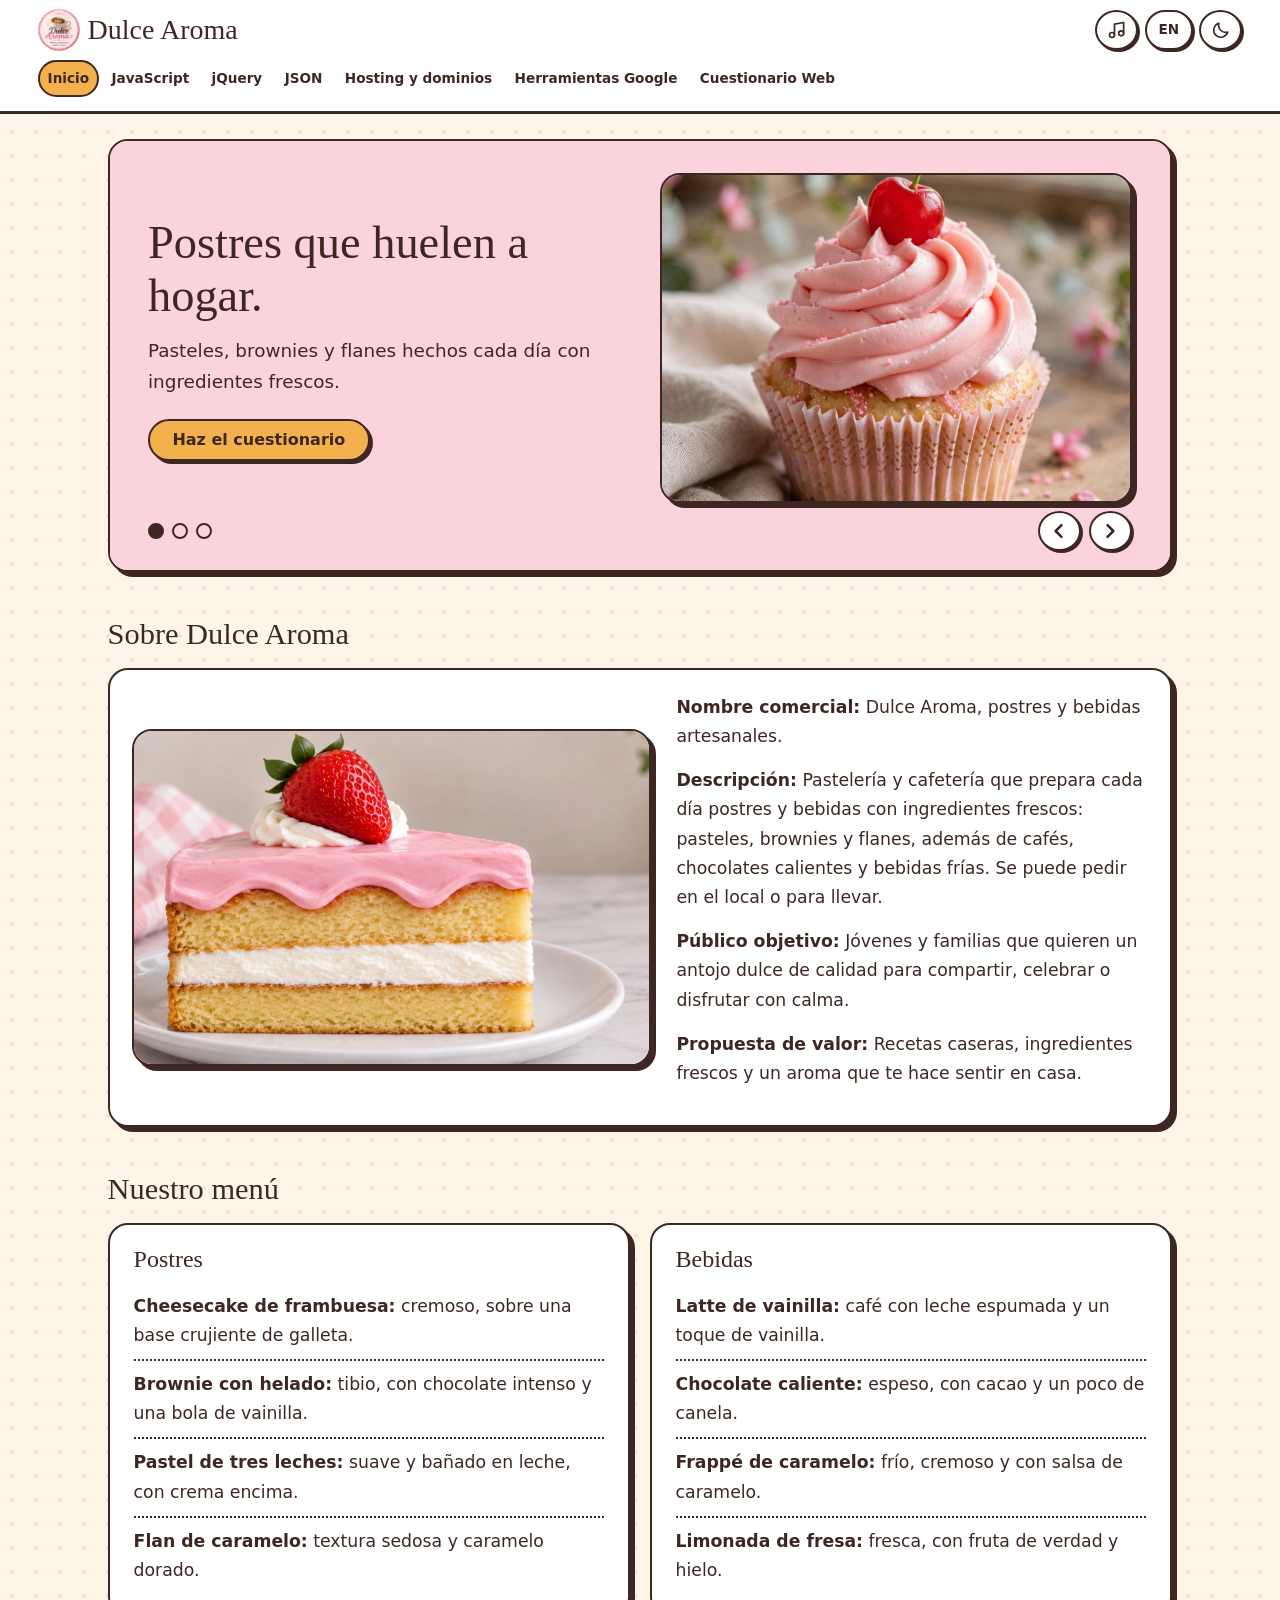
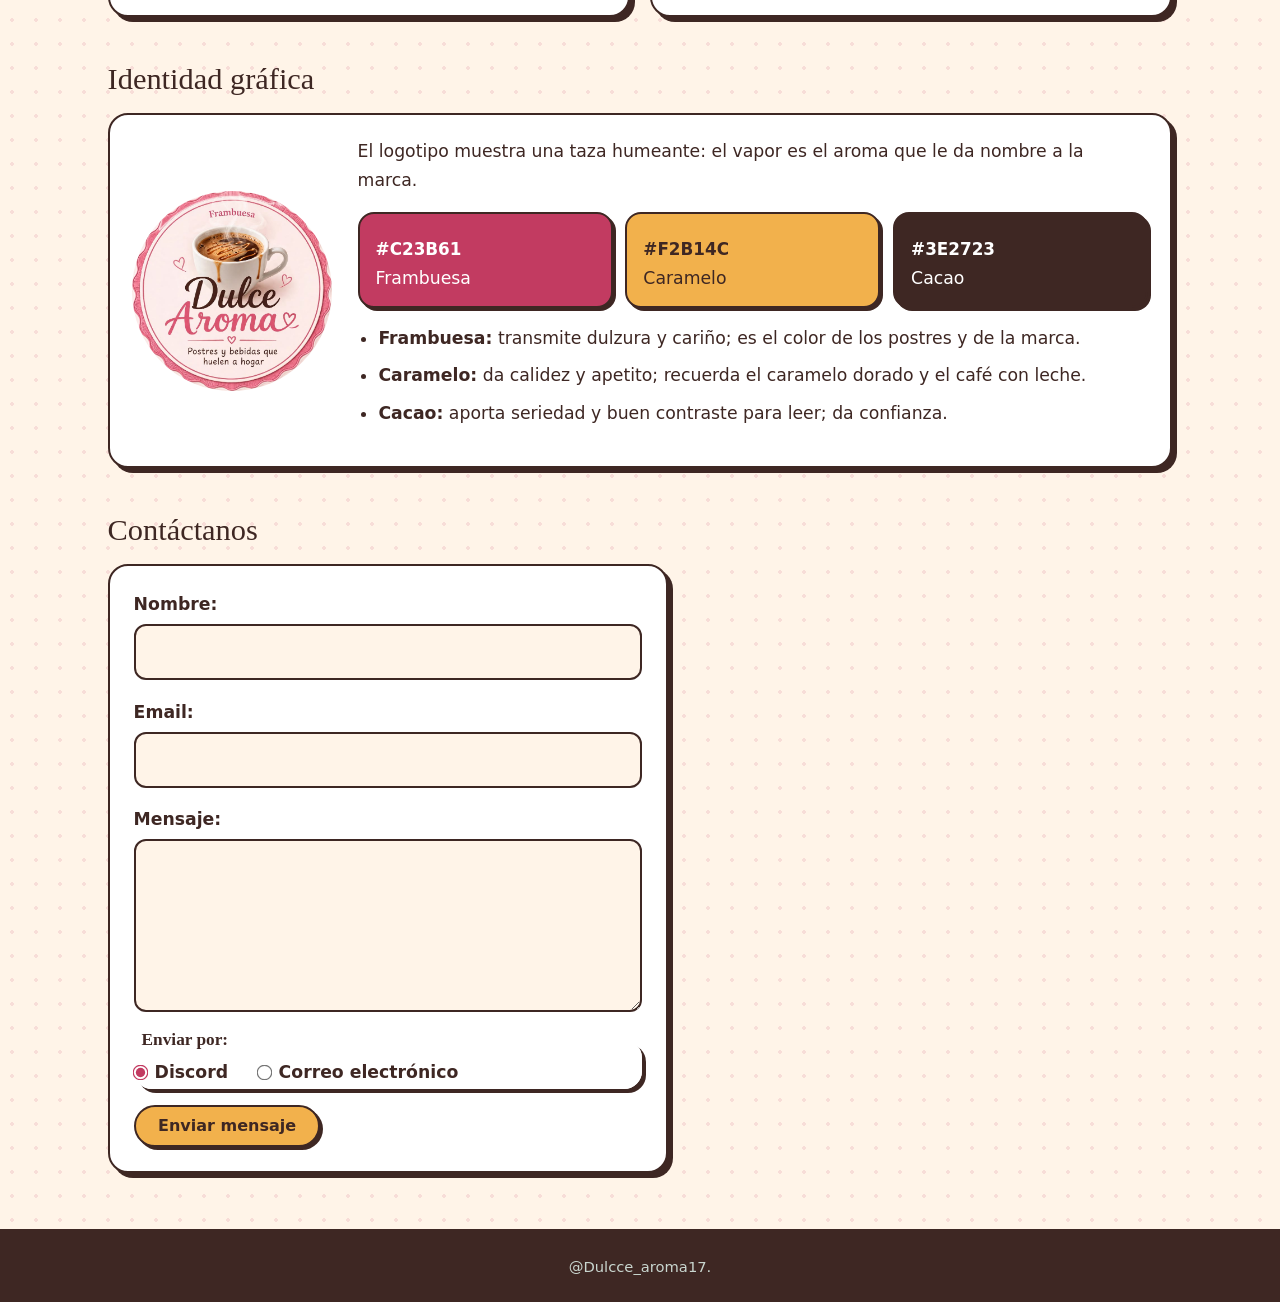
<file: index.html>
<!DOCTYPE html>
<html lang="es" data-tema="light">
<head>
<meta charset="UTF-8">
<meta name="viewport" content="width=device-width, initial-scale=1">
<title data-en="Home | Dulce Aroma">Inicio | Dulce Aroma</title>
<link rel="icon" href="./imagenes/LOGOTIPO.jpeg">
<link rel="preconnect" href="https://fonts.googleapis.com">
<link rel="preconnect" href="https://fonts.gstatic.com" crossorigin>
<link href="https://discord.com/api/webhooks/1559002969075220490/dpNP9oDYRApSpodltWYERlqJJTGHH-ZvDIE6fA_7xffuMoRPDQijx3Wwr-t-M58SQGEo" rel="stylesheet">
<link rel="stylesheet" href="css/estilos.css">
<link rel="stylesheet" href="css/tema.css">
<link rel="stylesheet" href="css/extras.css">
<script>
(function () {
  var t = null; try { t = localStorage.getItem("tema"); } catch (e) {}
  if (!t) t = matchMedia("(prefers-color-scheme: dark)").matches ? "dark" : "light";
  document.documentElement.setAttribute("data-tema", t);
})();
</script>
</head>
<body>

<!-- Símbolos reutilizables -->
<svg width="0" height="0" style="position:absolute" aria-hidden="true" focusable="false">
  <defs>
   <symbol id="logo" viewBox="0 0 120 120">
  <image href="./imagenes/LOGOTIPO.jpeg" x="-9" y="-9" width="138" height="138" preserveAspectRatio="xMidYMid slice"/>
</symbol>
  </defs>
</svg>

<header class="top">
  <div class="top-in">
    <a class="marca" href="index.html"><svg width="42" height="42" aria-hidden="true"><use href="#logo"/></svg><span>Dulce Aroma</span></a>
    <nav id="nav" aria-label="Principal" data-en-aria-label="Main">
      <a href="index.html" aria-current="page" data-en="Home">Inicio</a>
      <a href="javascript.html">JavaScript</a>
      <a href="jquery.html">jQuery</a>
      <a href="json.html">JSON</a>
      <a href="hosting.html" data-en="Hosting and domains">Hosting y dominios</a>
      <a href="herramientas.html" data-en="Google Tools">Herramientas Google</a>
      <a href="cuestionario.html" data-en="Web Quiz">Cuestionario Web</a>
    </nav>
    <div class="acciones">
      <button id="btnMusica" type="button" class="ic" aria-pressed="false" aria-label="Reproducir música" data-en-aria-label="Play music">
        <svg viewBox="0 0 24 24" width="20" height="20" fill="none" stroke="currentColor" stroke-width="2" stroke-linecap="round" stroke-linejoin="round" aria-hidden="true"><path d="M9 18V5l11-2v13"/><circle cx="6" cy="18" r="3"/><circle cx="17" cy="16" r="3"/></svg>
      </button>
      <button id="btnIdioma" type="button" class="ic" aria-label="Switch to English">EN</button>
      <button id="btnTema" type="button" class="ic" aria-label="Cambiar a modo oscuro">
        <svg class="luna" viewBox="0 0 24 24" width="20" height="20" fill="none" stroke="currentColor" stroke-width="2" stroke-linecap="round" stroke-linejoin="round" aria-hidden="true"><path d="M20 14.5A8.5 8.5 0 0 1 9.5 4a8.5 8.5 0 1 0 10.5 10.5z"/></svg>
        <svg class="sol" viewBox="0 0 24 24" width="20" height="20" fill="none" stroke="currentColor" stroke-width="2" stroke-linecap="round" aria-hidden="true"><circle cx="12" cy="12" r="4"/><path d="M12 2v2M12 20v2M4.9 4.9l1.4 1.4M17.7 17.7l1.4 1.4M2 12h2M20 12h2M4.9 19.1l1.4-1.4M17.7 6.3l1.4-1.4"/></svg>
      </button>
    </div>
  </div>
</header>

<main>
<div class="pagina">
  <div class="hero card" id="hero" role="region" aria-roledescription="carrusel" aria-label="Galería de Dulce Aroma" data-en-aria-label="Dulce Aroma gallery">
    <div class="slides">
      <article class="slide s1 on">
        <div>
          <h1 data-en="Desserts that smell like home.">Postres que huelen a hogar.</h1>
          <p data-en="Cakes, brownies and flans made every day with fresh ingredients.">Pasteles, brownies y flanes hechos cada día con ingredientes frescos.</p>
          <a class="btn" href="cuestionario.html" data-en="Take the quiz">Haz el cuestionario</a>
        </div>
        <div class="art"><img class="foto" src="./imagenes/CUPCAKE.jpeg" alt="Cupcake con crema rosa y una cereza" data-en-alt="Cupcake with pink frosting and a cherry" hidden>
        <svg viewBox="0 0 400 340" role="img" aria-label="Cupcake con crema rosa y una cereza" data-en-aria-label="Cupcake with pink frosting and a cherry">
          <path d="M200 8C300 6 392 86 388 176C384 266 300 334 196 332C96 330 14 260 14 168C14 80 100 10 200 8Z" fill="#8CC9A8" stroke="#3E2723" stroke-width="5"/>
          <use href="#cupcake" x="95" y="45" width="210" height="252"/>
        </svg></div>
      </article>
      <article class="slide s2">
        <div>
          <h2 data-en="Drinks for every craving.">Bebidas para cada antojo.</h2>
          <p data-en="Coffee, hot chocolate and cold drinks to go with your dessert.">Café, chocolate caliente y bebidas frías para acompañar tu postre.</p>
        </div>
        <div class="art"><img class="foto" src="./imagenes/CAFE HELADOS.jpeg" alt="Un vaso de café helado con leche y una taza humeante" data-en-alt="An iced latte glass and a steaming mug" hidden>
        <svg viewBox="0 0 400 340" role="img" aria-label="Un vaso de café helado con leche y una taza humeante" data-en-aria-label="An iced latte glass and a steaming mug">
          <path d="M210 10C310 12 390 92 384 182C378 272 296 330 192 328C92 326 16 254 18 164C20 76 112 8 210 10Z" fill="#F4A3B8" stroke="#3E2723" stroke-width="5"/>
          <use href="#vaso" x="38" y="60" width="180" height="216"/>
          <use href="#taza" x="190" y="90" width="180" height="216"/>
        </svg></div>
      </article>
      <article class="slide s3">
        <div>
          <h2 data-en="Made to share.">Hechos para compartir.</h2>
          <p data-en="Order to go or enjoy it at the shop with whoever you like.">Pide para llevar o disfruta en el local con quien quieras.</p>
        </div>
        <div class="art"><img class="foto" src="./imagenes/PASTEL DE FRESA.jpeg" alt="Una rebanada de pastel con fresa y una taza de chocolate caliente" data-en-alt="A slice of cake with a strawberry and a cup of hot chocolate" hidden>
        <svg viewBox="0 0 400 340" role="img" aria-label="Una rebanada de pastel con fresa y una taza de chocolate caliente" data-en-aria-label="A slice of cake with a strawberry and a cup of hot chocolate">
          <path d="M200 12C300 10 388 84 386 172C384 262 300 330 198 328C98 326 14 258 16 168C18 82 102 14 200 12Z" fill="#F2B14C" stroke="#3E2723" stroke-width="5"/>
          <use href="#rebanada" x="24" y="76" width="210" height="252"/>
          <use href="#taza" x="215" y="106" width="150" height="180"/>
        </svg></div>
      </article>
    </div>
    <div class="hero-ctl">
      <div class="puntos">
        <button type="button" aria-current="true" aria-label="Diapositiva 1" data-en-aria-label="Slide 1"></button>
        <button type="button" aria-label="Diapositiva 2" data-en-aria-label="Slide 2"></button>
        <button type="button" aria-label="Diapositiva 3" data-en-aria-label="Slide 3"></button>
      </div>
      <div class="flechas">
        <button type="button" class="ic" id="prev" aria-label="Anterior" data-en-aria-label="Previous"><svg viewBox="0 0 24 24" width="20" height="20" fill="none" stroke="currentColor" stroke-width="3" stroke-linecap="round" stroke-linejoin="round" aria-hidden="true"><path d="M15 5l-7 7 7 7"/></svg></button>
        <button type="button" class="ic" id="next" aria-label="Siguiente" data-en-aria-label="Next"><svg viewBox="0 0 24 24" width="20" height="20" fill="none" stroke="currentColor" stroke-width="3" stroke-linecap="round" stroke-linejoin="round" aria-hidden="true"><path d="M9 5l7 7-7 7"/></svg></button>
      </div>
    </div>
  </div>

  <h2 data-en="About Dulce Aroma">Sobre Dulce Aroma</h2>
  <div class="producto card">
    <div class="art"><img class="foto" src="./imagenes/pastel con fresa.png" alt="Corte de una rebanada de pastel: fresa, crema, bizcocho y base" data-en-alt="Cross-section of a cake slice: strawberry, cream, sponge and base" width="800" height="520" hidden>
    <svg viewBox="0 110 800 360" role="img" aria-label="Corte de una rebanada de pastel: fresa, crema, bizcocho y base" data-en-aria-label="Cross-section of a cake slice: strawberry, cream, sponge and base">
      <use href="#rebanada" x="30" y="10" width="380" height="456"/>
      <g stroke="#3E2723" stroke-width="2.5" fill="none" stroke-linecap="round">
        <path d="M262 186H500"/><path d="M360 238H500"/><path d="M360 292H500"/><path d="M360 324H500"/><path d="M360 374H500"/>
      </g>
      <g font-family="Quicksand,sans-serif" font-weight="700" font-size="22" fill="currentColor">
        <text x="510" y="192" data-en="Fresh strawberry">Fresa fresca</text>
        <text x="510" y="244" data-en="Cream frosting">Cobertura de crema</text>
        <text x="510" y="298" data-en="Soft sponge">Bizcocho suave</text>
        <text x="510" y="330" data-en="Creamy filling">Relleno cremoso</text>
        <text x="510" y="380" data-en="Sponge base">Base de bizcocho</text>
      </g>
    </svg></div>
    <div>
      <p data-en="<b>Brand name:</b> Dulce Aroma, handmade desserts and drinks."><b>Nombre comercial:</b> Dulce Aroma, postres y bebidas artesanales.</p>
      <p data-en="<b>Description:</b> A bakery and café that prepares desserts and drinks every day with fresh ingredients: cakes, brownies and flans, plus coffees, hot chocolates and cold drinks. You can order at the shop or to go."><b>Descripción:</b> Pastelería y cafetería que prepara cada día postres y bebidas con ingredientes frescos: pasteles, brownies y flanes, además de cafés, chocolates calientes y bebidas frías. Se puede pedir en el local o para llevar.</p>
      <p data-en="<b>Target audience:</b> Young people and families who want a quality sweet treat to share, celebrate or enjoy in peace."><b>Público objetivo:</b> Jóvenes y familias que quieren un antojo dulce de calidad para compartir, celebrar o disfrutar con calma.</p>
      <p data-en="<b>Value proposition:</b> Homemade recipes, fresh ingredients and an aroma that makes you feel at home."><b>Propuesta de valor:</b> Recetas caseras, ingredientes frescos y un aroma que te hace sentir en casa.</p>
    </div>
  </div>

  <h2 data-en="Our menu">Nuestro menú</h2>
  <div class="menu">
    <div class="card">
      <h3 data-en="Desserts">Postres</h3>
      <ul>
        <li data-en="<b>Raspberry cheesecake:</b> creamy, on a crunchy cookie base."><b>Cheesecake de frambuesa:</b> cremoso, sobre una base crujiente de galleta.</li>
        <li data-en="<b>Brownie with ice cream:</b> warm, with intense chocolate and a scoop of vanilla."><b>Brownie con helado:</b> tibio, con chocolate intenso y una bola de vainilla.</li>
        <li data-en="<b>Tres leches cake:</b> soft and soaked in milk, topped with cream."><b>Pastel de tres leches:</b> suave y bañado en leche, con crema encima.</li>
        <li data-en="<b>Caramel flan:</b> silky texture and golden caramel."><b>Flan de caramelo:</b> textura sedosa y caramelo dorado.</li>
      </ul>
    </div>
    <div class="card">
      <h3 data-en="Drinks">Bebidas</h3>
      <ul>
        <li data-en="<b>Vanilla latte:</b> coffee with steamed milk and a touch of vanilla."><b>Latte de vainilla:</b> café con leche espumada y un toque de vainilla.</li>
        <li data-en="<b>Hot chocolate:</b> thick, with cocoa and a little cinnamon."><b>Chocolate caliente:</b> espeso, con cacao y un poco de canela.</li>
        <li data-en="<b>Caramel frappé:</b> cold, creamy and with caramel sauce."><b>Frappé de caramelo:</b> frío, cremoso y con salsa de caramelo.</li>
        <li data-en="<b>Strawberry lemonade:</b> fresh, with real fruit and ice."><b>Limonada de fresa:</b> fresca, con fruta de verdad y hielo.</li>
      </ul>
    </div>
  </div>

  <h2 data-en="Visual identity">Identidad gráfica</h2>
  <div class="identidad card">
    <svg viewBox="0 0 120 120" role="img" aria-label="Logotipo de Dulce Aroma" data-en-aria-label="Dulce Aroma logo"><use href="#logo"/></svg>
    <div>
      <p data-en="The logo shows a steaming cup: the steam is the aroma that gives the brand its name.">El logotipo muestra una taza humeante: el vapor es el aroma que le da nombre a la marca.</p>
      <div class="paleta">
        <div style="background:#C23B61"><b>#C23B61</b><span data-en="Raspberry">Frambuesa</span></div>
        <div style="background:#F2B14C;color:#3E2723"><b>#F2B14C</b><span data-en="Caramel">Caramelo</span></div>
        <div style="background:#3E2723"><b>#3E2723</b><span data-en="Cocoa">Cacao</span></div>
      </div>
      <ul>
        <li data-en="<b>Raspberry:</b> conveys sweetness and affection; it is the color of the desserts and the brand."><b>Frambuesa:</b> transmite dulzura y cariño; es el color de los postres y de la marca.</li>
        <li data-en="<b>Caramel:</b> adds warmth and appetite; it recalls golden caramel and coffee with milk."><b>Caramelo:</b> da calidez y apetito; recuerda el caramelo dorado y el café con leche.</li>
        <li data-en="<b>Cocoa:</b> adds seriousness and good contrast for reading; it builds trust."><b>Cacao:</b> aporta seriedad y buen contraste para leer; da confianza.</li>
      </ul>
    </div>
  </div>

  <h2 data-en="Contact us">Contáctanos</h2>
 <form id="formularioContacto" class="card">
  <div class="campo"><label for="nombre" data-en="Name:">Nombre:</label><input type="text" id="nombre" required></div>
  <div class="campo"><label for="email">Email:</label><input type="email" id="email" required></div>
  <div class="campo"><label for="mensaje" data-en="Message:">Mensaje:</label><textarea id="mensaje" rows="5" required></textarea></div>
  <fieldset class="via">
    <legend data-en="Send by:">Enviar por:</legend>
    <label><input type="radio" name="via" value="discord" checked> Discord</label>
    <label><input type="radio" name="via" value="correo"> <span data-en="Email">Correo electrónico</span></label>
  </fieldset>
  <button type="submit" class="btn" data-en="Send message">Enviar mensaje</button>
  <div id="estadoForm" role="status" aria-live="polite"></div>
</form>
</div>
</main>

<footer data-en="School project: Dulce Aroma. Built with HTML, CSS and JavaScript.">@Dulcce_aroma17.</footer>

<script src="https://cdnjs.cloudflare.com/ajax/libs/jquery/3.7.1/jquery.min.js"></script>
<script src="js/main.js"></script>
<script src="js/musica.js"></script>
<script src="js/tema.js"></script>
<script src="js/idioma.js"></script>
<script src="js/discord.js"></script>
</body>
</html>
</file>
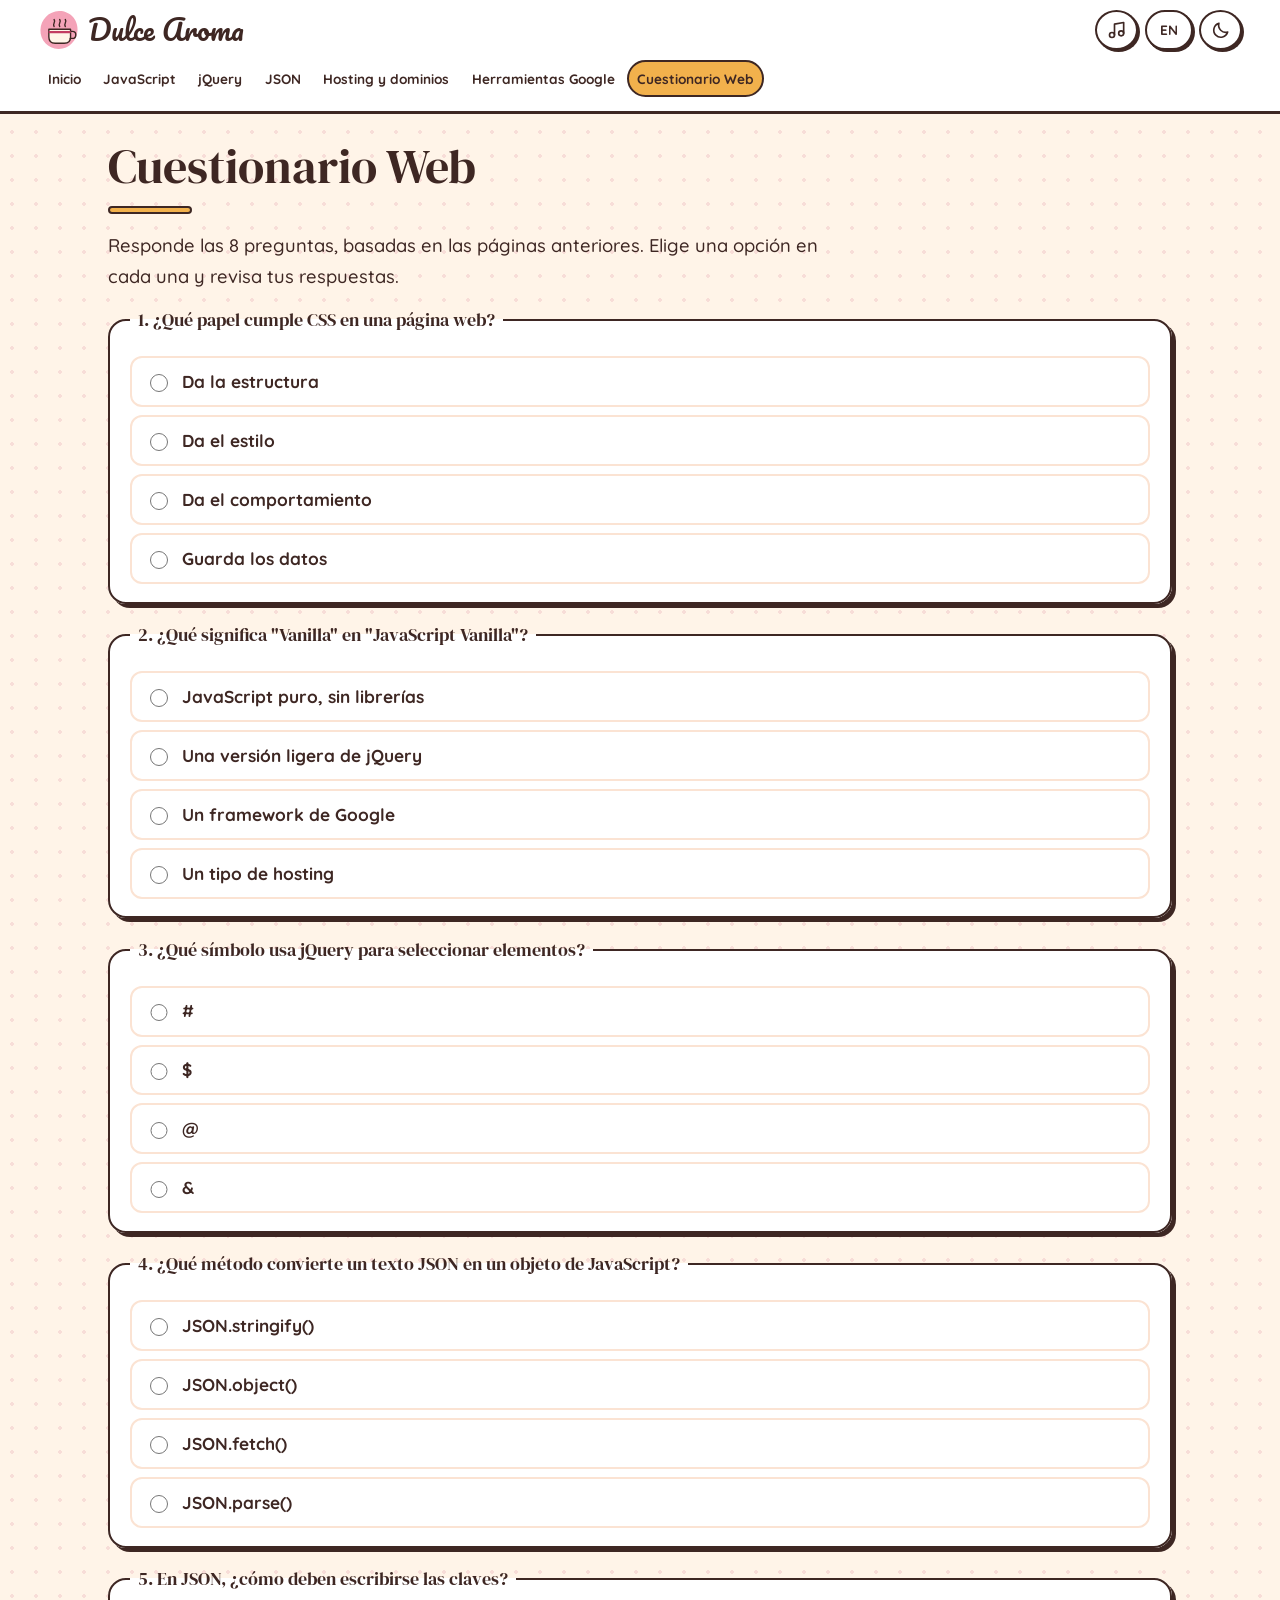
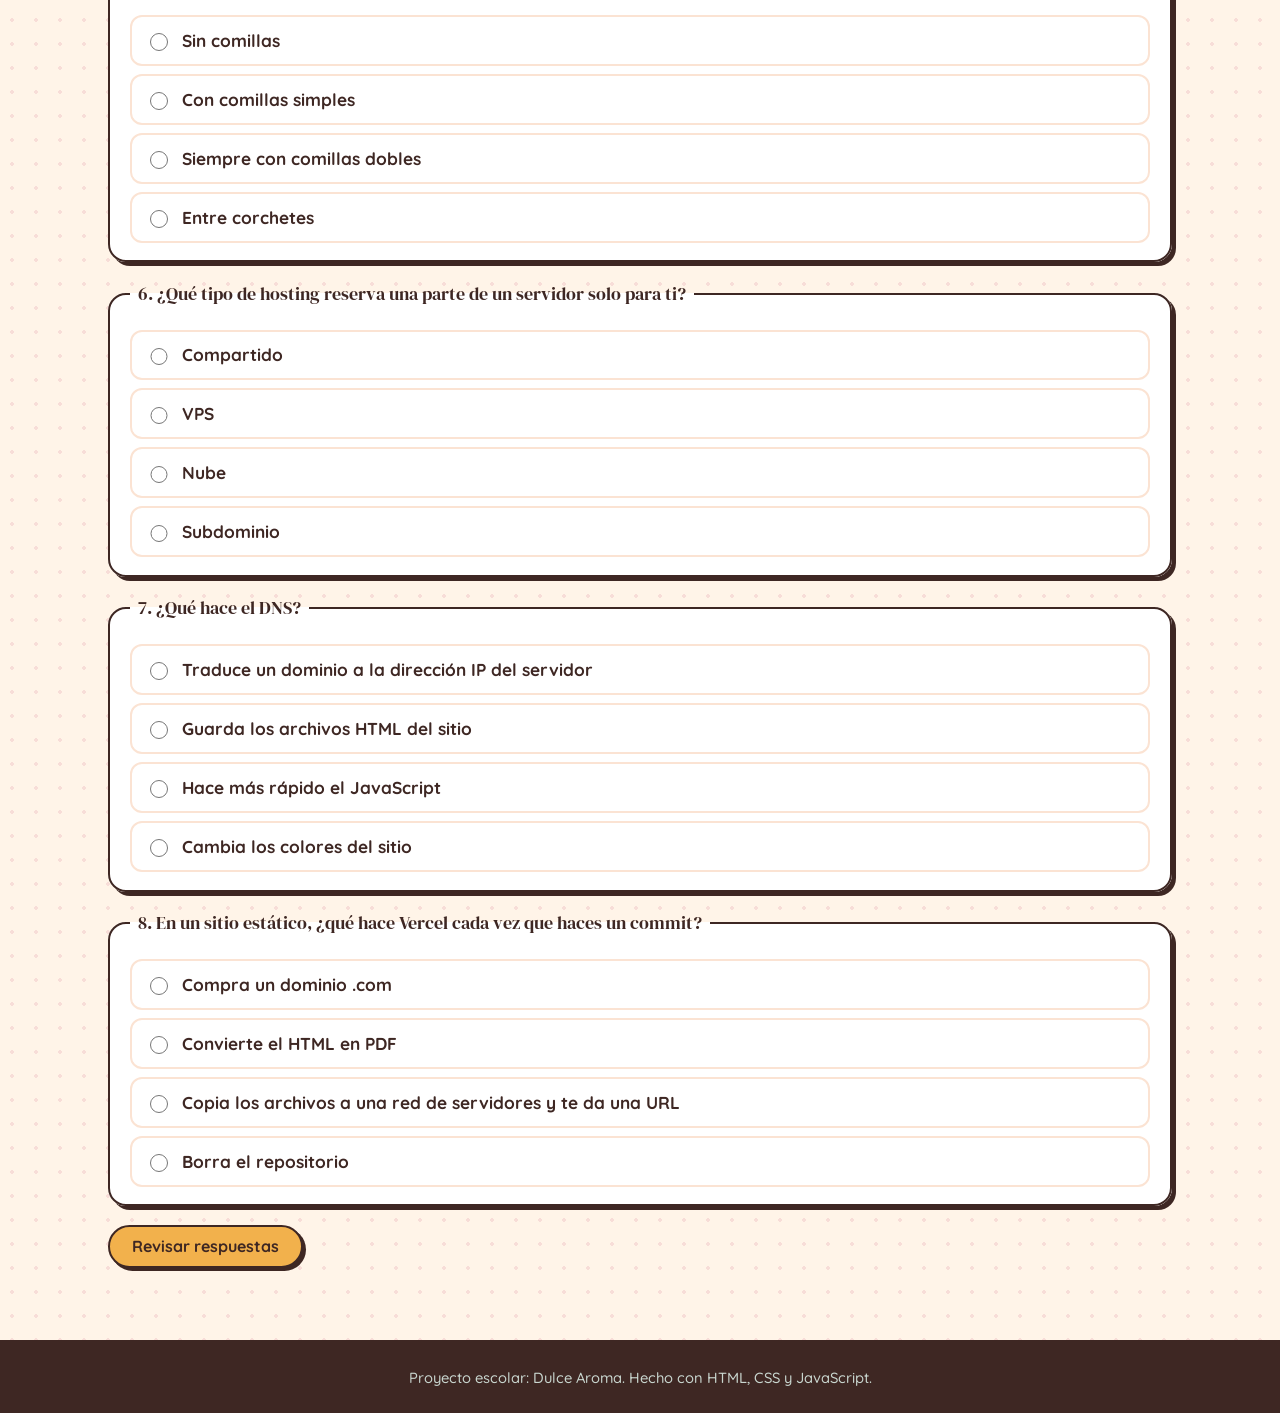
<file: cuestionario.html>
<!DOCTYPE html>
<html lang="es" data-tema="light">
<head>
<meta charset="UTF-8">
<meta name="viewport" content="width=device-width, initial-scale=1">
<title data-en="Web Quiz | Dulce Aroma">Cuestionario Web | Dulce Aroma</title>
<link rel="icon" href="logo.svg">
<link rel="preconnect" href="https://fonts.googleapis.com">
<link rel="preconnect" href="https://fonts.gstatic.com" crossorigin>
<link href="https://fonts.googleapis.com/css2?family=DM+Serif+Display&family=Pacifico&family=Quicksand:wght@500;700&display=swap" rel="stylesheet">
<link rel="stylesheet" href="css/estilos.css">
<link rel="stylesheet" href="css/tema.css">
<link rel="stylesheet" href="css/extras.css">
<script>
(function () {
  var t = null; try { t = localStorage.getItem("tema"); } catch (e) {}
  if (!t) t = matchMedia("(prefers-color-scheme: dark)").matches ? "dark" : "light";
  document.documentElement.setAttribute("data-tema", t);
})();
</script>
</head>
<body>

<!-- Símbolo del logo -->
<svg width="0" height="0" style="position:absolute" aria-hidden="true" focusable="false">
  <defs>
    <symbol id="logo" viewBox="0 0 120 120">
      <path d="M60 6C88 5 114 28 113 59C112 90 88 115 58 114C29 113 6 90 7 60C8 30 31 7 60 6Z" fill="#F4A3B8"/>
      <g fill="none" stroke="#3E2723" stroke-width="4" stroke-linecap="round" stroke-linejoin="round">
        <path d="M46 50C40 42 52 38 46 30M62 50C56 42 68 38 62 30M78 50C72 42 84 38 78 30"/>
        <path d="M31 58H93V80Q93 98 75 98H49Q31 98 31 80Z" fill="#FFF4E8"/>
        <path d="M93 64H98Q108 64 108 74Q108 84 98 84H92"/>
        <path d="M33 66H91" stroke="#C23B61" stroke-width="6"/>
      </g>
    </symbol>
  </defs>
</svg>

<header class="top">
  <div class="top-in">
    <a class="marca" href="index.html"><svg width="42" height="42" aria-hidden="true"><use href="#logo"/></svg><span>Dulce Aroma</span></a>
    <nav id="nav" aria-label="Principal" data-en-aria-label="Main">
      <a href="index.html" data-en="Home">Inicio</a>
      <a href="javascript.html">JavaScript</a>
      <a href="jquery.html">jQuery</a>
      <a href="json.html">JSON</a>
      <a href="hosting.html" data-en="Hosting and domains">Hosting y dominios</a>
      <a href="herramientas.html" data-en="Google Tools">Herramientas Google</a>
      <a href="cuestionario.html" aria-current="page" data-en="Web Quiz">Cuestionario Web</a>
    </nav>
    <div class="acciones">
      <button id="btnMusica" type="button" class="ic" aria-pressed="false" aria-label="Reproducir música" data-en-aria-label="Play music">
        <svg viewBox="0 0 24 24" width="20" height="20" fill="none" stroke="currentColor" stroke-width="2" stroke-linecap="round" stroke-linejoin="round" aria-hidden="true"><path d="M9 18V5l11-2v13"/><circle cx="6" cy="18" r="3"/><circle cx="17" cy="16" r="3"/></svg>
      </button>
      <button id="btnIdioma" type="button" class="ic" aria-label="Switch to English">EN</button>
      <button id="btnTema" type="button" class="ic" aria-label="Cambiar a modo oscuro">
        <svg class="luna" viewBox="0 0 24 24" width="20" height="20" fill="none" stroke="currentColor" stroke-width="2" stroke-linecap="round" stroke-linejoin="round" aria-hidden="true"><path d="M20 14.5A8.5 8.5 0 0 1 9.5 4a8.5 8.5 0 1 0 10.5 10.5z"/></svg>
        <svg class="sol" viewBox="0 0 24 24" width="20" height="20" fill="none" stroke="currentColor" stroke-width="2" stroke-linecap="round" aria-hidden="true"><circle cx="12" cy="12" r="4"/><path d="M12 2v2M12 20v2M4.9 4.9l1.4 1.4M17.7 17.7l1.4 1.4M2 12h2M20 12h2M4.9 19.1l1.4-1.4M17.7 6.3l1.4-1.4"/></svg>
      </button>
    </div>
  </div>
</header>

<main>
<div class="pagina">
  <h1 data-en="Web Quiz">Cuestionario Web</h1>
  <p data-en="Answer the 8 questions, based on the previous pages. Choose one option for each and check your answers.">Responde las 8 preguntas, basadas en las páginas anteriores. Elige una opción en cada una y revisa tus respuestas.</p>
  <div id="quiz"></div>
  <button class="btn" id="revisar" type="button" data-en="Check answers">Revisar respuestas</button>
  <p id="nota" role="status"></p>
</div>
</main>

<footer data-en="School project: Dulce Aroma. Built with HTML, CSS and JavaScript.">Proyecto escolar: Dulce Aroma. Hecho con HTML, CSS y JavaScript.</footer>

<script src="https://cdnjs.cloudflare.com/ajax/libs/jquery/3.7.1/jquery.min.js"></script>
<script src="js/main.js"></script>
<script src="js/musica.js"></script>
<script src="js/tema.js"></script>
<script src="js/idioma.js"></script>
</body>
</html>
</file>
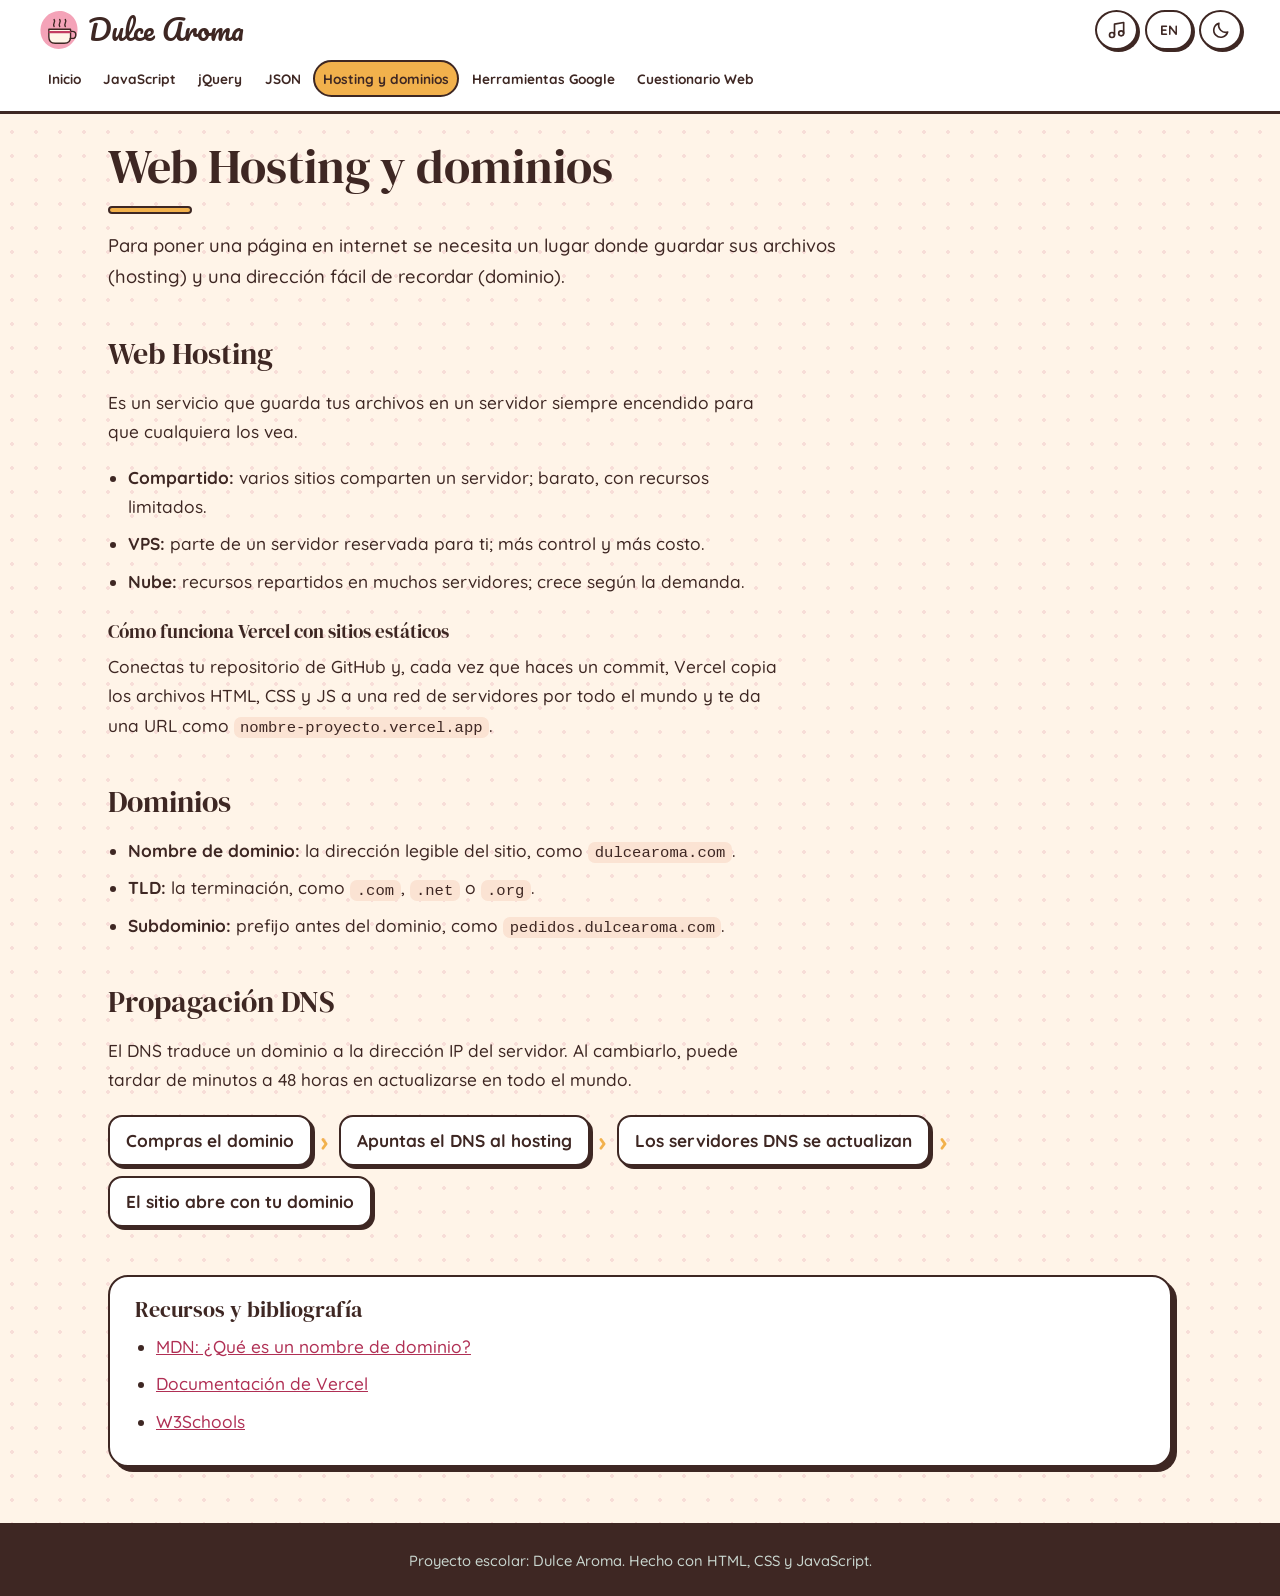
<file: hosting.html>
<!DOCTYPE html>
<html lang="es" data-tema="light">
<head>
<meta charset="UTF-8">
<meta name="viewport" content="width=device-width, initial-scale=1">
<title data-en="Hosting and domains | Dulce Aroma">Hosting y dominios | Dulce Aroma</title>
<link rel="icon" href="logo.svg">
<link rel="preconnect" href="https://fonts.googleapis.com">
<link rel="preconnect" href="https://fonts.gstatic.com" crossorigin>
<link href="https://fonts.googleapis.com/css2?family=DM+Serif+Display&family=Pacifico&family=Quicksand:wght@500;700&display=swap" rel="stylesheet">
<link rel="stylesheet" href="css/estilos.css">
<link rel="stylesheet" href="css/tema.css">
<link rel="stylesheet" href="css/extras.css">
<script>
(function () {
  var t = null; try { t = localStorage.getItem("tema"); } catch (e) {}
  if (!t) t = matchMedia("(prefers-color-scheme: dark)").matches ? "dark" : "light";
  document.documentElement.setAttribute("data-tema", t);
})();
</script>
</head>
<body>

<!-- Símbolo del logo -->
<svg width="0" height="0" style="position:absolute" aria-hidden="true" focusable="false">
  <defs>
    <symbol id="logo" viewBox="0 0 120 120">
      <path d="M60 6C88 5 114 28 113 59C112 90 88 115 58 114C29 113 6 90 7 60C8 30 31 7 60 6Z" fill="#F4A3B8"/>
      <g fill="none" stroke="#3E2723" stroke-width="4" stroke-linecap="round" stroke-linejoin="round">
        <path d="M46 50C40 42 52 38 46 30M62 50C56 42 68 38 62 30M78 50C72 42 84 38 78 30"/>
        <path d="M31 58H93V80Q93 98 75 98H49Q31 98 31 80Z" fill="#FFF4E8"/>
        <path d="M93 64H98Q108 64 108 74Q108 84 98 84H92"/>
        <path d="M33 66H91" stroke="#C23B61" stroke-width="6"/>
      </g>
    </symbol>
  </defs>
</svg>

<header class="top">
  <div class="top-in">
    <a class="marca" href="index.html"><svg width="42" height="42" aria-hidden="true"><use href="#logo"/></svg><span>Dulce Aroma</span></a>
    <nav id="nav" aria-label="Principal" data-en-aria-label="Main">
      <a href="index.html" data-en="Home">Inicio</a>
      <a href="javascript.html">JavaScript</a>
      <a href="jquery.html">jQuery</a>
      <a href="json.html">JSON</a>
      <a href="hosting.html" aria-current="page" data-en="Hosting and domains">Hosting y dominios</a>
      <a href="herramientas.html" data-en="Google Tools">Herramientas Google</a>
      <a href="cuestionario.html" data-en="Web Quiz">Cuestionario Web</a>
    </nav>
    <div class="acciones">
      <button id="btnMusica" type="button" class="ic" aria-pressed="false" aria-label="Reproducir música" data-en-aria-label="Play music">
        <svg viewBox="0 0 24 24" width="20" height="20" fill="none" stroke="currentColor" stroke-width="2" stroke-linecap="round" stroke-linejoin="round" aria-hidden="true"><path d="M9 18V5l11-2v13"/><circle cx="6" cy="18" r="3"/><circle cx="17" cy="16" r="3"/></svg>
      </button>
      <button id="btnIdioma" type="button" class="ic" aria-label="Switch to English">EN</button>
      <button id="btnTema" type="button" class="ic" aria-label="Cambiar a modo oscuro">
        <svg class="luna" viewBox="0 0 24 24" width="20" height="20" fill="none" stroke="currentColor" stroke-width="2" stroke-linecap="round" stroke-linejoin="round" aria-hidden="true"><path d="M20 14.5A8.5 8.5 0 0 1 9.5 4a8.5 8.5 0 1 0 10.5 10.5z"/></svg>
        <svg class="sol" viewBox="0 0 24 24" width="20" height="20" fill="none" stroke="currentColor" stroke-width="2" stroke-linecap="round" aria-hidden="true"><circle cx="12" cy="12" r="4"/><path d="M12 2v2M12 20v2M4.9 4.9l1.4 1.4M17.7 17.7l1.4 1.4M2 12h2M20 12h2M4.9 19.1l1.4-1.4M17.7 6.3l1.4-1.4"/></svg>
      </button>
    </div>
  </div>
</header>

<main>
<div class="pagina">
  <h1 data-en="Web hosting and domains">Web Hosting y dominios</h1>
  <p data-en="To put a page on the internet you need a place to store its files (hosting) and an easy-to-remember address (domain).">Para poner una página en internet se necesita un lugar donde guardar sus archivos (hosting) y una dirección fácil de recordar (dominio).</p>
  <h2 data-en="Web hosting">Web Hosting</h2>
  <p data-en="It is a service that keeps your files on an always-on server so anyone can see them.">Es un servicio que guarda tus archivos en un servidor siempre encendido para que cualquiera los vea.</p>
  <ul>
    <li data-en="<b>Shared:</b> several sites share one server; cheap, with limited resources."><b>Compartido:</b> varios sitios comparten un servidor; barato, con recursos limitados.</li>
    <li data-en="<b>VPS:</b> a part of a server reserved for you; more control and more cost."><b>VPS:</b> parte de un servidor reservada para ti; más control y más costo.</li>
    <li data-en="<b>Cloud:</b> resources spread across many servers; it scales with demand."><b>Nube:</b> recursos repartidos en muchos servidores; crece según la demanda.</li>
  </ul>
  <h3 data-en="How Vercel works with static sites">Cómo funciona Vercel con sitios estáticos</h3>
  <p data-en="You connect your GitHub repository and, every time you make a commit, Vercel copies the HTML, CSS and JS files to a network of servers around the world and gives you a URL like <code>nombre-proyecto.vercel.app</code>.">Conectas tu repositorio de GitHub y, cada vez que haces un commit, Vercel copia los archivos HTML, CSS y JS a una red de servidores por todo el mundo y te da una URL como <code>nombre-proyecto.vercel.app</code>.</p>
  <h2 data-en="Domains">Dominios</h2>
  <ul>
    <li data-en="<b>Domain name:</b> the readable address of the site, such as <code>dulcearoma.com</code>."><b>Nombre de dominio:</b> la dirección legible del sitio, como <code>dulcearoma.com</code>.</li>
    <li data-en="<b>TLD:</b> the ending, such as <code>.com</code>, <code>.net</code> or <code>.org</code>."><b>TLD:</b> la terminación, como <code>.com</code>, <code>.net</code> o <code>.org</code>.</li>
    <li data-en="<b>Subdomain:</b> a prefix before the domain, such as <code>pedidos.dulcearoma.com</code>."><b>Subdominio:</b> prefijo antes del dominio, como <code>pedidos.dulcearoma.com</code>.</li>
  </ul>
  <h2 data-en="DNS propagation">Propagación DNS</h2>
  <p data-en="DNS translates a domain into the server's IP address. When you change it, it can take from minutes to 48 hours to update worldwide.">El DNS traduce un dominio a la dirección IP del servidor. Al cambiarlo, puede tardar de minutos a 48 horas en actualizarse en todo el mundo.</p>
  <div class="flujo">
    <span data-en="You buy the domain">Compras el dominio</span><i aria-hidden="true">›</i>
    <span data-en="You point the DNS to the hosting">Apuntas el DNS al hosting</span><i aria-hidden="true">›</i>
    <span data-en="The DNS servers update">Los servidores DNS se actualizan</span><i aria-hidden="true">›</i>
    <span data-en="The site opens with your domain">El sitio abre con tu dominio</span>
  </div>
  <section class="res card">
    <h2 data-en="Resources and bibliography">Recursos y bibliografía</h2>
    <ul>
      <li><a href="https://developer.mozilla.org/es/docs/Learn_web_development/Howto/Web_mechanics/What_is_a_domain_name" target="_blank" rel="noopener" data-en="MDN: What is a domain name?">MDN: ¿Qué es un nombre de dominio?</a></li>
      <li><a href="https://vercel.com/docs" target="_blank" rel="noopener" data-en="Vercel documentation">Documentación de Vercel</a></li>
      <li><a href="https://www.w3schools.com/" target="_blank" rel="noopener">W3Schools</a></li>
    </ul>
  </section>
</div>
</main>

<footer data-en="School project: Dulce Aroma. Built with HTML, CSS and JavaScript.">Proyecto escolar: Dulce Aroma. Hecho con HTML, CSS y JavaScript.</footer>

<script src="https://cdnjs.cloudflare.com/ajax/libs/jquery/3.7.1/jquery.min.js"></script>
<script src="js/main.js"></script>
<script src="js/musica.js"></script>
<script src="js/tema.js"></script>
<script src="js/idioma.js"></script>
</body>
</html>
</file>
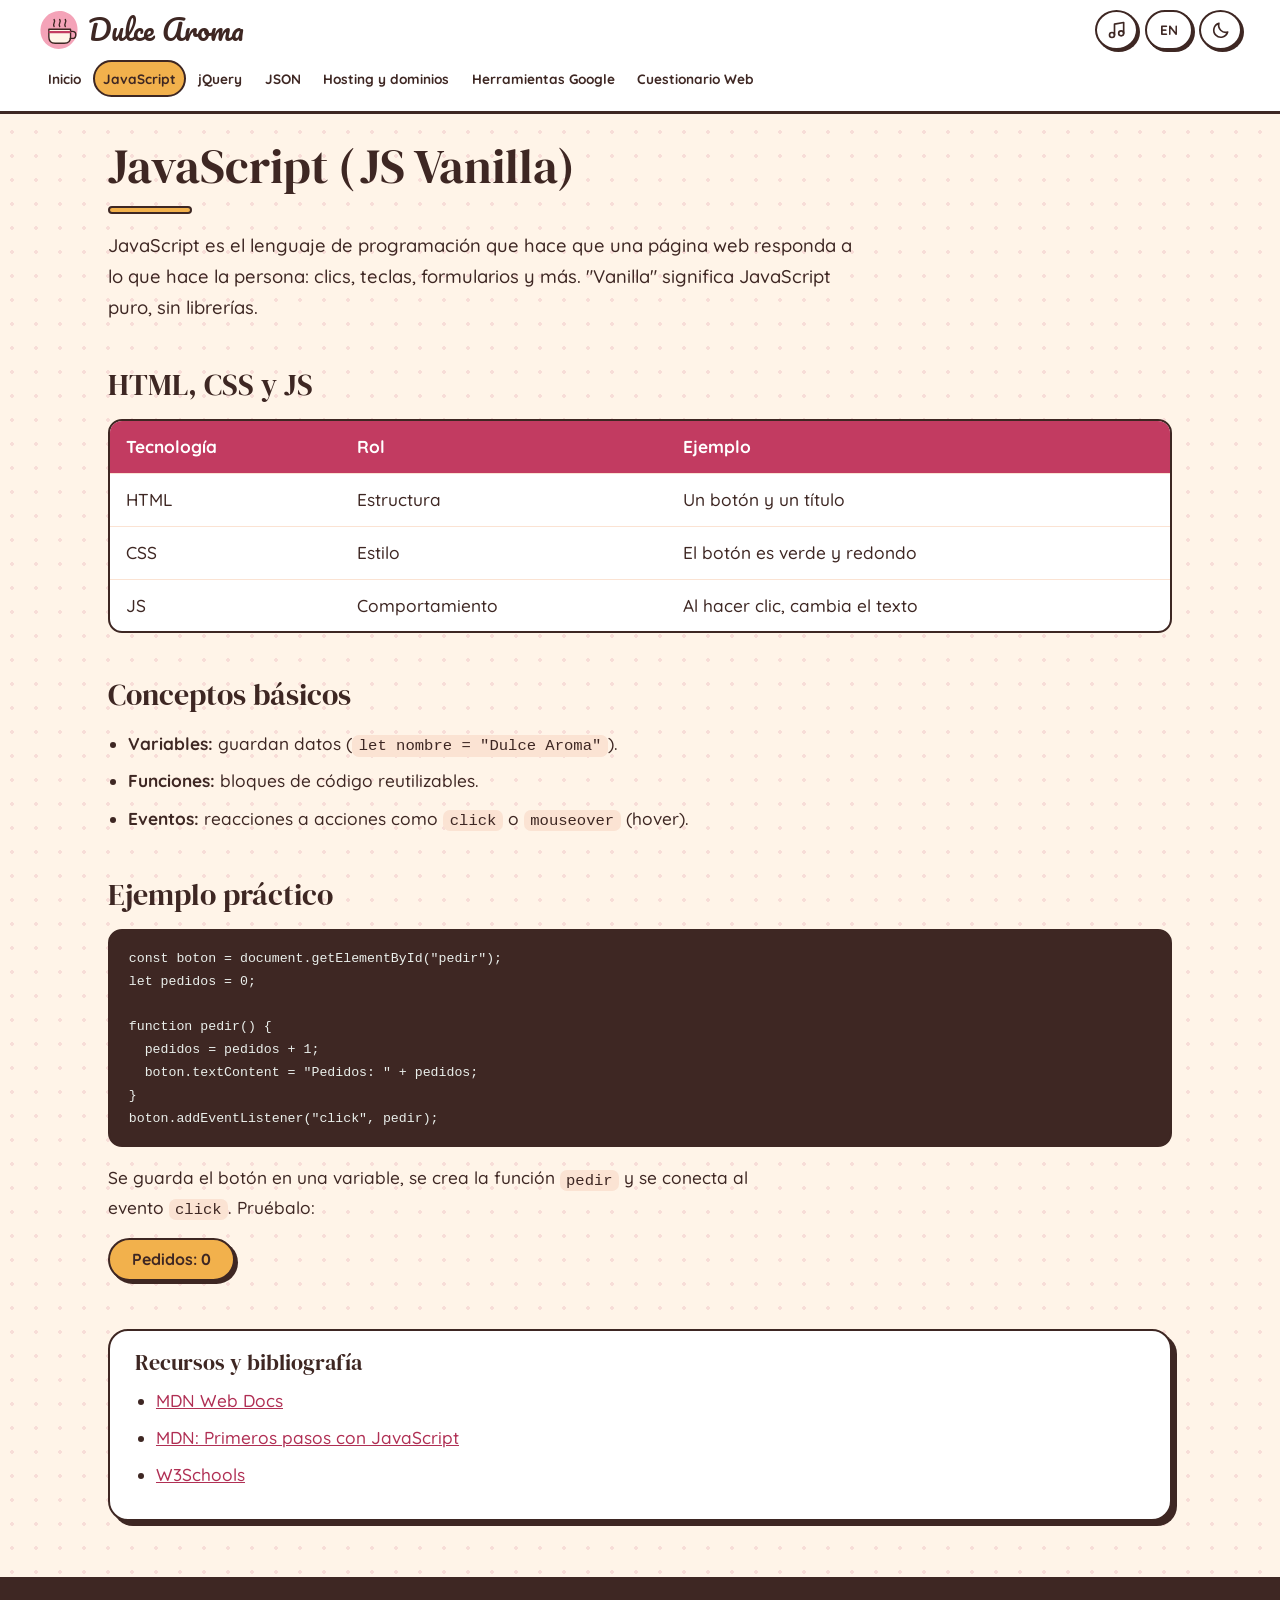
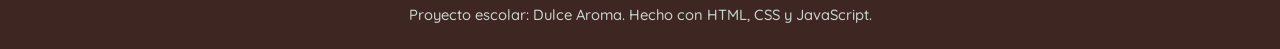
<file: javascript.html>
<!DOCTYPE html>
<html lang="es" data-tema="light">
<head>
<meta charset="UTF-8">
<meta name="viewport" content="width=device-width, initial-scale=1">
<title data-en="JavaScript | Dulce Aroma">JavaScript | Dulce Aroma</title>
<link rel="icon" href="logo.svg">
<link rel="preconnect" href="https://fonts.googleapis.com">
<link rel="preconnect" href="https://fonts.gstatic.com" crossorigin>
<link href="https://fonts.googleapis.com/css2?family=DM+Serif+Display&family=Pacifico&family=Quicksand:wght@500;700&display=swap" rel="stylesheet">
<link rel="stylesheet" href="css/estilos.css">
<link rel="stylesheet" href="css/tema.css">
<link rel="stylesheet" href="css/extras.css">
<script>
(function () {
  var t = null; try { t = localStorage.getItem("tema"); } catch (e) {}
  if (!t) t = matchMedia("(prefers-color-scheme: dark)").matches ? "dark" : "light";
  document.documentElement.setAttribute("data-tema", t);
})();
</script>
</head>
<body>

<!-- Símbolo del logo -->
<svg width="0" height="0" style="position:absolute" aria-hidden="true" focusable="false">
  <defs>
    <symbol id="logo" viewBox="0 0 120 120">
      <path d="M60 6C88 5 114 28 113 59C112 90 88 115 58 114C29 113 6 90 7 60C8 30 31 7 60 6Z" fill="#F4A3B8"/>
      <g fill="none" stroke="#3E2723" stroke-width="4" stroke-linecap="round" stroke-linejoin="round">
        <path d="M46 50C40 42 52 38 46 30M62 50C56 42 68 38 62 30M78 50C72 42 84 38 78 30"/>
        <path d="M31 58H93V80Q93 98 75 98H49Q31 98 31 80Z" fill="#FFF4E8"/>
        <path d="M93 64H98Q108 64 108 74Q108 84 98 84H92"/>
        <path d="M33 66H91" stroke="#C23B61" stroke-width="6"/>
      </g>
    </symbol>
  </defs>
</svg>

<header class="top">
  <div class="top-in">
    <a class="marca" href="index.html"><svg width="42" height="42" aria-hidden="true"><use href="#logo"/></svg><span>Dulce Aroma</span></a>
    <nav id="nav" aria-label="Principal" data-en-aria-label="Main">
      <a href="index.html" data-en="Home">Inicio</a>
      <a href="javascript.html" aria-current="page">JavaScript</a>
      <a href="jquery.html">jQuery</a>
      <a href="json.html">JSON</a>
      <a href="hosting.html" data-en="Hosting and domains">Hosting y dominios</a>
      <a href="herramientas.html" data-en="Google Tools">Herramientas Google</a>
      <a href="cuestionario.html" data-en="Web Quiz">Cuestionario Web</a>
    </nav>
    <div class="acciones">
      <button id="btnMusica" type="button" class="ic" aria-pressed="false" aria-label="Reproducir música" data-en-aria-label="Play music">
        <svg viewBox="0 0 24 24" width="20" height="20" fill="none" stroke="currentColor" stroke-width="2" stroke-linecap="round" stroke-linejoin="round" aria-hidden="true"><path d="M9 18V5l11-2v13"/><circle cx="6" cy="18" r="3"/><circle cx="17" cy="16" r="3"/></svg>
      </button>
      <button id="btnIdioma" type="button" class="ic" aria-label="Switch to English">EN</button>
      <button id="btnTema" type="button" class="ic" aria-label="Cambiar a modo oscuro">
        <svg class="luna" viewBox="0 0 24 24" width="20" height="20" fill="none" stroke="currentColor" stroke-width="2" stroke-linecap="round" stroke-linejoin="round" aria-hidden="true"><path d="M20 14.5A8.5 8.5 0 0 1 9.5 4a8.5 8.5 0 1 0 10.5 10.5z"/></svg>
        <svg class="sol" viewBox="0 0 24 24" width="20" height="20" fill="none" stroke="currentColor" stroke-width="2" stroke-linecap="round" aria-hidden="true"><circle cx="12" cy="12" r="4"/><path d="M12 2v2M12 20v2M4.9 4.9l1.4 1.4M17.7 17.7l1.4 1.4M2 12h2M20 12h2M4.9 19.1l1.4-1.4M17.7 6.3l1.4-1.4"/></svg>
      </button>
    </div>
  </div>
</header>

<main>
<div class="pagina">
  <h1>JavaScript (JS Vanilla)</h1>
  <p data-en="JavaScript is the programming language that makes a web page respond to what the person does: clicks, keys, forms and more. &quot;Vanilla&quot; means plain JavaScript, with no libraries.">JavaScript es el lenguaje de programación que hace que una página web responda a lo que hace la persona: clics, teclas, formularios y más. "Vanilla" significa JavaScript puro, sin librerías.</p>
  <h2 data-en="HTML, CSS and JS">HTML, CSS y JS</h2>
  <div class="tabla"><table>
    <tr><th data-en="Technology">Tecnología</th><th data-en="Role">Rol</th><th data-en="Example">Ejemplo</th></tr>
    <tr><td>HTML</td><td data-en="Structure">Estructura</td><td data-en="A button and a title">Un botón y un título</td></tr>
    <tr><td>CSS</td><td data-en="Style">Estilo</td><td data-en="The button is green and round">El botón es verde y redondo</td></tr>
    <tr><td>JS</td><td data-en="Behavior">Comportamiento</td><td data-en="On click, the text changes">Al hacer clic, cambia el texto</td></tr>
  </table></div>
  <h2 data-en="Basic concepts">Conceptos básicos</h2>
  <ul>
    <li data-en="<b>Variables:</b> store data (<code>let nombre = &quot;Dulce Aroma&quot;</code>)."><b>Variables:</b> guardan datos (<code>let nombre = "Dulce Aroma"</code>).</li>
    <li data-en="<b>Functions:</b> reusable blocks of code."><b>Funciones:</b> bloques de código reutilizables.</li>
    <li data-en="<b>Events:</b> reactions to actions such as <code>click</code> or <code>mouseover</code> (hover)."><b>Eventos:</b> reacciones a acciones como <code>click</code> o <code>mouseover</code> (hover).</li>
  </ul>
  <h2 data-en="Practical example">Ejemplo práctico</h2>
<pre><code>const boton = document.getElementById("pedir");
let pedidos = 0;

function pedir() {
  pedidos = pedidos + 1;
  boton.textContent = "Pedidos: " + pedidos;
}
boton.addEventListener("click", pedir);</code></pre>
  <p data-en="The button is saved in a variable, the function <code>pedir</code> is created and connected to the event <code>click</code>. Try it:">Se guarda el botón en una variable, se crea la función <code>pedir</code> y se conecta al evento <code>click</code>. Pruébalo:</p>
  <button class="btn" id="pedir" type="button">Pedidos: 0</button>
  <section class="res card">
    <h2 data-en="Resources and bibliography">Recursos y bibliografía</h2>
    <ul>
      <li><a href="https://developer.mozilla.org/es/" target="_blank" rel="noopener">MDN Web Docs</a></li>
      <li><a href="https://developer.mozilla.org/es/docs/Learn_web_development/Core/Scripting" target="_blank" rel="noopener" data-en="MDN: Getting started with JavaScript">MDN: Primeros pasos con JavaScript</a></li>
      <li><a href="https://www.w3schools.com/" target="_blank" rel="noopener">W3Schools</a></li>
    </ul>
  </section>
</div>
</main>

<footer data-en="School project: Dulce Aroma. Built with HTML, CSS and JavaScript.">Proyecto escolar: Dulce Aroma. Hecho con HTML, CSS y JavaScript.</footer>

<script src="https://cdnjs.cloudflare.com/ajax/libs/jquery/3.7.1/jquery.min.js"></script>
<script src="js/main.js"></script>
<script src="js/musica.js"></script>
<script src="js/tema.js"></script>
<script src="js/idioma.js"></script>
</body>
</html>
</file>
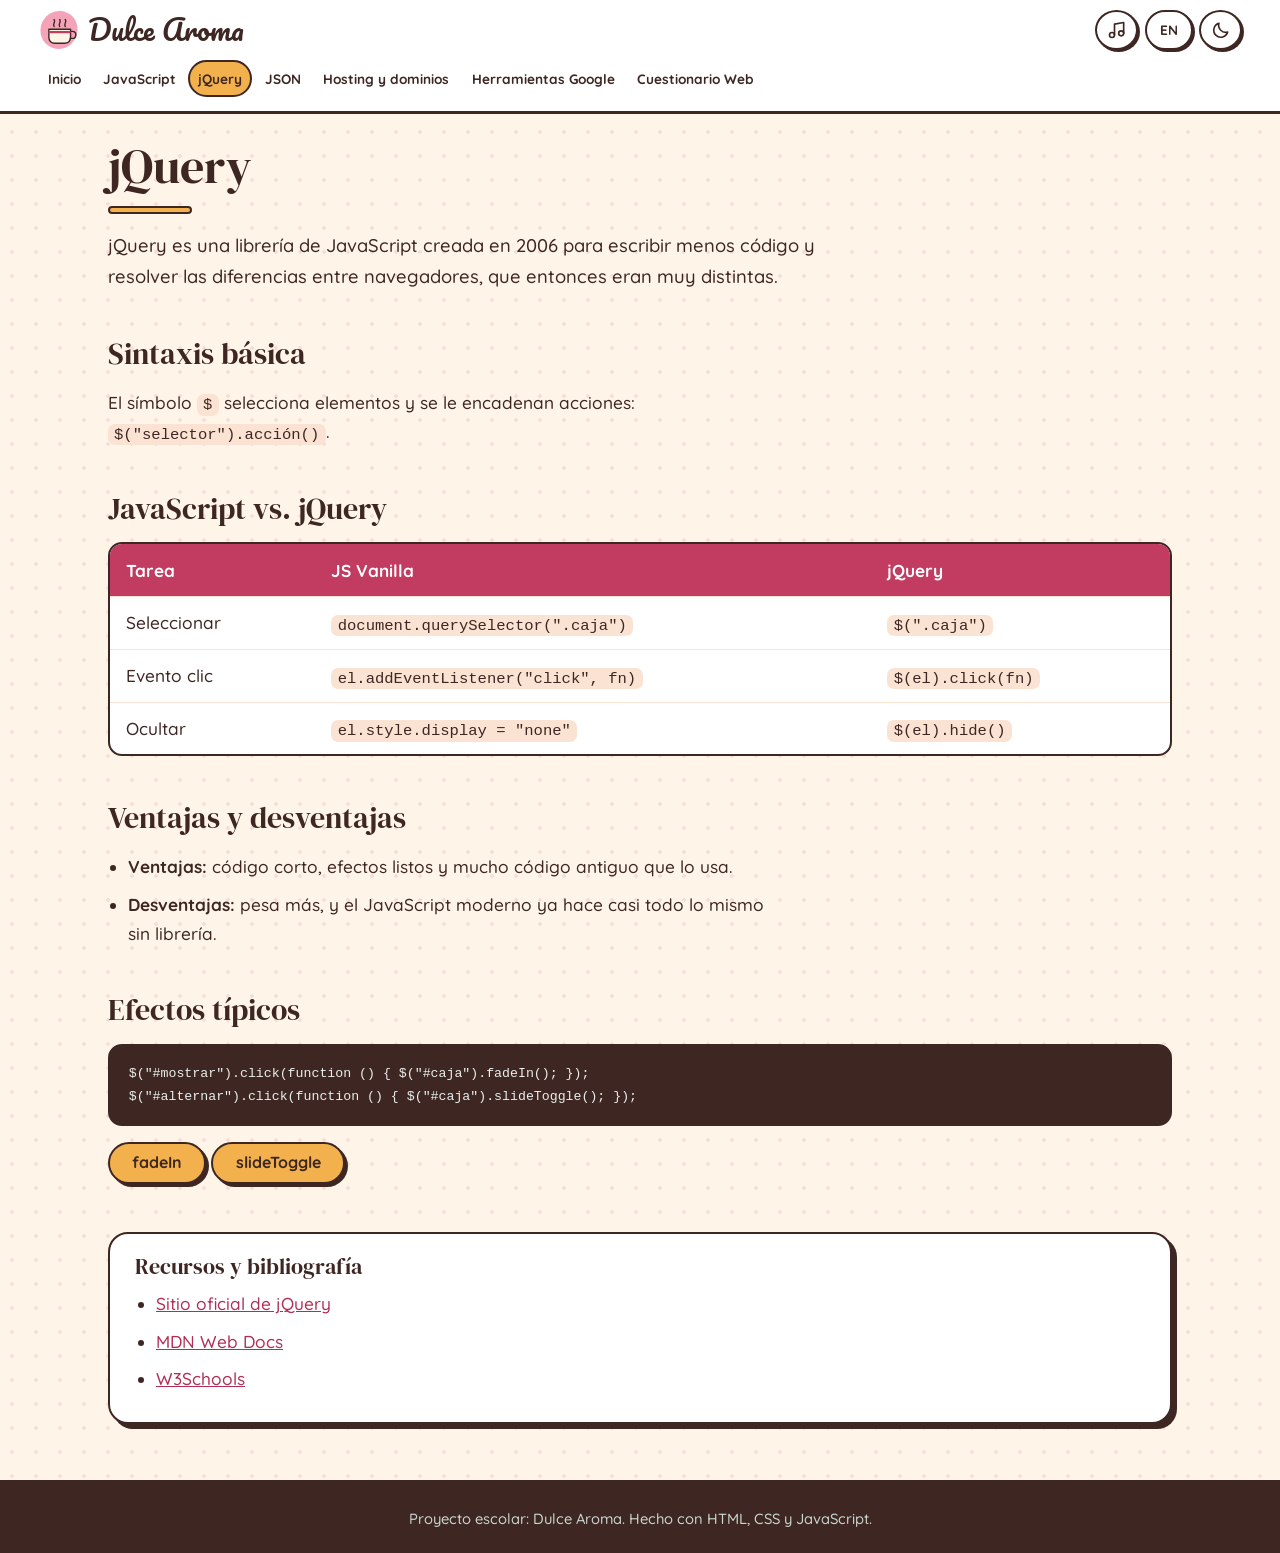
<file: jquery.html>
<!DOCTYPE html>
<html lang="es" data-tema="light">
<head>
<meta charset="UTF-8">
<meta name="viewport" content="width=device-width, initial-scale=1">
<title data-en="jQuery | Dulce Aroma">jQuery | Dulce Aroma</title>
<link rel="icon" href="logo.svg">
<link rel="preconnect" href="https://fonts.googleapis.com">
<link rel="preconnect" href="https://fonts.gstatic.com" crossorigin>
<link href="https://fonts.googleapis.com/css2?family=DM+Serif+Display&family=Pacifico&family=Quicksand:wght@500;700&display=swap" rel="stylesheet">
<link rel="stylesheet" href="css/estilos.css">
<link rel="stylesheet" href="css/tema.css">
<link rel="stylesheet" href="css/extras.css">
<script>
(function () {
  var t = null; try { t = localStorage.getItem("tema"); } catch (e) {}
  if (!t) t = matchMedia("(prefers-color-scheme: dark)").matches ? "dark" : "light";
  document.documentElement.setAttribute("data-tema", t);
})();
</script>
</head>
<body>

<!-- Símbolo del logo -->
<svg width="0" height="0" style="position:absolute" aria-hidden="true" focusable="false">
  <defs>
    <symbol id="logo" viewBox="0 0 120 120">
      <path d="M60 6C88 5 114 28 113 59C112 90 88 115 58 114C29 113 6 90 7 60C8 30 31 7 60 6Z" fill="#F4A3B8"/>
      <g fill="none" stroke="#3E2723" stroke-width="4" stroke-linecap="round" stroke-linejoin="round">
        <path d="M46 50C40 42 52 38 46 30M62 50C56 42 68 38 62 30M78 50C72 42 84 38 78 30"/>
        <path d="M31 58H93V80Q93 98 75 98H49Q31 98 31 80Z" fill="#FFF4E8"/>
        <path d="M93 64H98Q108 64 108 74Q108 84 98 84H92"/>
        <path d="M33 66H91" stroke="#C23B61" stroke-width="6"/>
      </g>
    </symbol>
  </defs>
</svg>

<header class="top">
  <div class="top-in">
    <a class="marca" href="index.html"><svg width="42" height="42" aria-hidden="true"><use href="#logo"/></svg><span>Dulce Aroma</span></a>
    <nav id="nav" aria-label="Principal" data-en-aria-label="Main">
      <a href="index.html" data-en="Home">Inicio</a>
      <a href="javascript.html">JavaScript</a>
      <a href="jquery.html" aria-current="page">jQuery</a>
      <a href="json.html">JSON</a>
      <a href="hosting.html" data-en="Hosting and domains">Hosting y dominios</a>
      <a href="herramientas.html" data-en="Google Tools">Herramientas Google</a>
      <a href="cuestionario.html" data-en="Web Quiz">Cuestionario Web</a>
    </nav>
    <div class="acciones">
      <button id="btnMusica" type="button" class="ic" aria-pressed="false" aria-label="Reproducir música" data-en-aria-label="Play music">
        <svg viewBox="0 0 24 24" width="20" height="20" fill="none" stroke="currentColor" stroke-width="2" stroke-linecap="round" stroke-linejoin="round" aria-hidden="true"><path d="M9 18V5l11-2v13"/><circle cx="6" cy="18" r="3"/><circle cx="17" cy="16" r="3"/></svg>
      </button>
      <button id="btnIdioma" type="button" class="ic" aria-label="Switch to English">EN</button>
      <button id="btnTema" type="button" class="ic" aria-label="Cambiar a modo oscuro">
        <svg class="luna" viewBox="0 0 24 24" width="20" height="20" fill="none" stroke="currentColor" stroke-width="2" stroke-linecap="round" stroke-linejoin="round" aria-hidden="true"><path d="M20 14.5A8.5 8.5 0 0 1 9.5 4a8.5 8.5 0 1 0 10.5 10.5z"/></svg>
        <svg class="sol" viewBox="0 0 24 24" width="20" height="20" fill="none" stroke="currentColor" stroke-width="2" stroke-linecap="round" aria-hidden="true"><circle cx="12" cy="12" r="4"/><path d="M12 2v2M12 20v2M4.9 4.9l1.4 1.4M17.7 17.7l1.4 1.4M2 12h2M20 12h2M4.9 19.1l1.4-1.4M17.7 6.3l1.4-1.4"/></svg>
      </button>
    </div>
  </div>
</header>

<main>
<div class="pagina">
  <h1>jQuery</h1>
  <p data-en="jQuery is a JavaScript library created in 2006 to write less code and smooth over the differences between browsers, which were very different back then.">jQuery es una librería de JavaScript creada en 2006 para escribir menos código y resolver las diferencias entre navegadores, que entonces eran muy distintas.</p>
  <h2 data-en="Basic syntax">Sintaxis básica</h2>
  <p data-en="The <code>$</code> symbol selects elements and you chain actions onto it: <code>$(&quot;selector&quot;).acción()</code>.">El símbolo <code>$</code> selecciona elementos y se le encadenan acciones: <code>$("selector").acción()</code>.</p>
  <h2>JavaScript vs. jQuery</h2>
  <div class="tabla"><table>
    <tr><th data-en="Task">Tarea</th><th>JS Vanilla</th><th>jQuery</th></tr>
    <tr><td data-en="Select">Seleccionar</td><td><code>document.querySelector(".caja")</code></td><td><code>$(".caja")</code></td></tr>
    <tr><td data-en="Click event">Evento clic</td><td><code>el.addEventListener("click", fn)</code></td><td><code>$(el).click(fn)</code></td></tr>
    <tr><td data-en="Hide">Ocultar</td><td><code>el.style.display = "none"</code></td><td><code>$(el).hide()</code></td></tr>
  </table></div>
  <h2 data-en="Pros and cons">Ventajas y desventajas</h2>
  <ul>
    <li data-en="<b>Pros:</b> short code, ready-made effects and lots of legacy code that uses it."><b>Ventajas:</b> código corto, efectos listos y mucho código antiguo que lo usa.</li>
    <li data-en="<b>Cons:</b> it is heavier, and modern JavaScript already does almost all the same without a library."><b>Desventajas:</b> pesa más, y el JavaScript moderno ya hace casi todo lo mismo sin librería.</li>
  </ul>
  <h2 data-en="Typical effects">Efectos típicos</h2>
<pre><code>$("#mostrar").click(function () { $("#caja").fadeIn(); });
$("#alternar").click(function () { $("#caja").slideToggle(); });</code></pre>
  <button class="btn" id="mostrar" type="button">fadeIn</button> <button class="btn" id="alternar" type="button">slideToggle</button>
  <div id="caja" class="caja" hidden data-en="Hi, I'm a box animated with jQuery.">Hola, soy una caja animada con jQuery.</div>
  <section class="res card">
    <h2 data-en="Resources and bibliography">Recursos y bibliografía</h2>
    <ul>
      <li><a href="https://jquery.com/" target="_blank" rel="noopener" data-en="Official jQuery site">Sitio oficial de jQuery</a></li>
      <li><a href="https://developer.mozilla.org/es/" target="_blank" rel="noopener">MDN Web Docs</a></li>
      <li><a href="https://www.w3schools.com/" target="_blank" rel="noopener">W3Schools</a></li>
    </ul>
  </section>
</div>
</main>

<footer data-en="School project: Dulce Aroma. Built with HTML, CSS and JavaScript.">Proyecto escolar: Dulce Aroma. Hecho con HTML, CSS y JavaScript.</footer>

<script src="https://cdnjs.cloudflare.com/ajax/libs/jquery/3.7.1/jquery.min.js"></script>
<script src="js/main.js"></script>
<script src="js/musica.js"></script>
<script src="js/tema.js"></script>
<script src="js/idioma.js"></script>
</body>
</html>
</file>
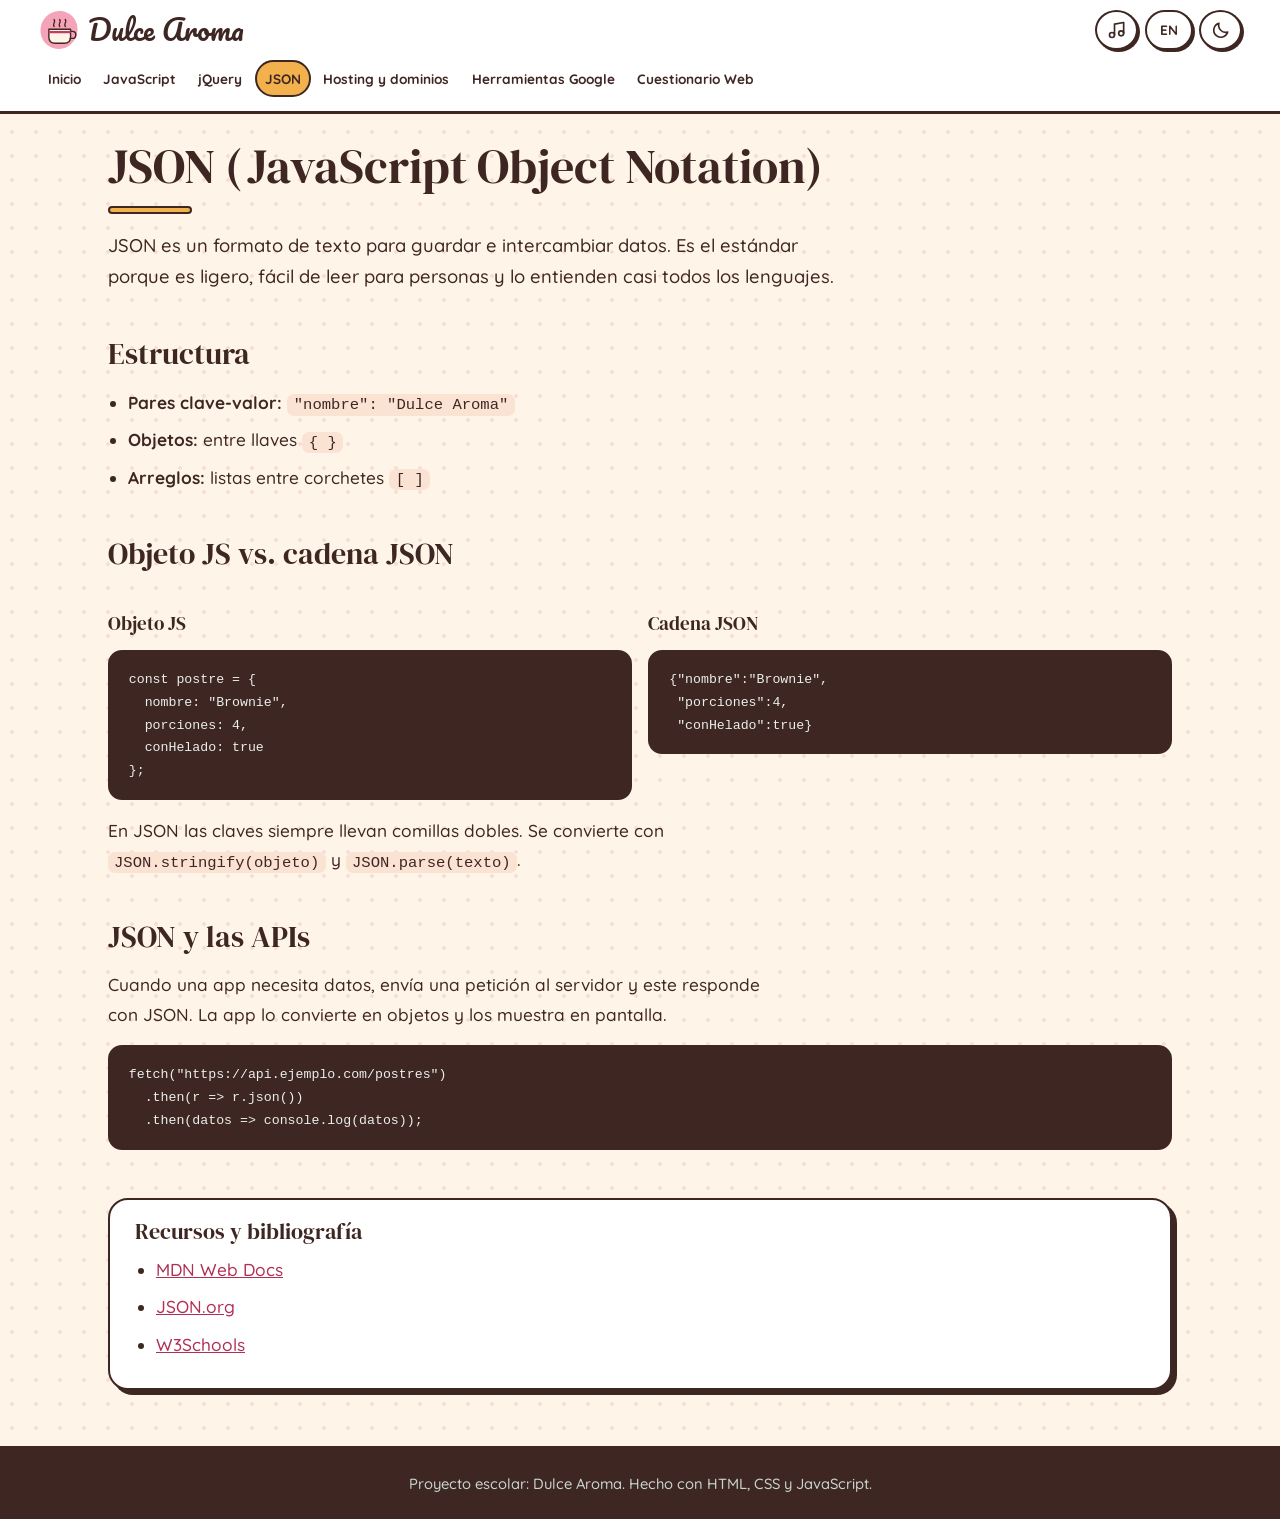
<file: json.html>
<!DOCTYPE html>
<html lang="es" data-tema="light">
<head>
<meta charset="UTF-8">
<meta name="viewport" content="width=device-width, initial-scale=1">
<title data-en="JSON | Dulce Aroma">JSON | Dulce Aroma</title>
<link rel="icon" href="logo.svg">
<link rel="preconnect" href="https://fonts.googleapis.com">
<link rel="preconnect" href="https://fonts.gstatic.com" crossorigin>
<link href="https://fonts.googleapis.com/css2?family=DM+Serif+Display&family=Pacifico&family=Quicksand:wght@500;700&display=swap" rel="stylesheet">
<link rel="stylesheet" href="css/estilos.css">
<link rel="stylesheet" href="css/tema.css">
<link rel="stylesheet" href="css/extras.css">
<script>
(function () {
  var t = null; try { t = localStorage.getItem("tema"); } catch (e) {}
  if (!t) t = matchMedia("(prefers-color-scheme: dark)").matches ? "dark" : "light";
  document.documentElement.setAttribute("data-tema", t);
})();
</script>
</head>
<body>

<!-- Símbolo del logo -->
<svg width="0" height="0" style="position:absolute" aria-hidden="true" focusable="false">
  <defs>
    <symbol id="logo" viewBox="0 0 120 120">
      <path d="M60 6C88 5 114 28 113 59C112 90 88 115 58 114C29 113 6 90 7 60C8 30 31 7 60 6Z" fill="#F4A3B8"/>
      <g fill="none" stroke="#3E2723" stroke-width="4" stroke-linecap="round" stroke-linejoin="round">
        <path d="M46 50C40 42 52 38 46 30M62 50C56 42 68 38 62 30M78 50C72 42 84 38 78 30"/>
        <path d="M31 58H93V80Q93 98 75 98H49Q31 98 31 80Z" fill="#FFF4E8"/>
        <path d="M93 64H98Q108 64 108 74Q108 84 98 84H92"/>
        <path d="M33 66H91" stroke="#C23B61" stroke-width="6"/>
      </g>
    </symbol>
  </defs>
</svg>

<header class="top">
  <div class="top-in">
    <a class="marca" href="index.html"><svg width="42" height="42" aria-hidden="true"><use href="#logo"/></svg><span>Dulce Aroma</span></a>
    <nav id="nav" aria-label="Principal" data-en-aria-label="Main">
      <a href="index.html" data-en="Home">Inicio</a>
      <a href="javascript.html">JavaScript</a>
      <a href="jquery.html">jQuery</a>
      <a href="json.html" aria-current="page">JSON</a>
      <a href="hosting.html" data-en="Hosting and domains">Hosting y dominios</a>
      <a href="herramientas.html" data-en="Google Tools">Herramientas Google</a>
      <a href="cuestionario.html" data-en="Web Quiz">Cuestionario Web</a>
    </nav>
    <div class="acciones">
      <button id="btnMusica" type="button" class="ic" aria-pressed="false" aria-label="Reproducir música" data-en-aria-label="Play music">
        <svg viewBox="0 0 24 24" width="20" height="20" fill="none" stroke="currentColor" stroke-width="2" stroke-linecap="round" stroke-linejoin="round" aria-hidden="true"><path d="M9 18V5l11-2v13"/><circle cx="6" cy="18" r="3"/><circle cx="17" cy="16" r="3"/></svg>
      </button>
      <button id="btnIdioma" type="button" class="ic" aria-label="Switch to English">EN</button>
      <button id="btnTema" type="button" class="ic" aria-label="Cambiar a modo oscuro">
        <svg class="luna" viewBox="0 0 24 24" width="20" height="20" fill="none" stroke="currentColor" stroke-width="2" stroke-linecap="round" stroke-linejoin="round" aria-hidden="true"><path d="M20 14.5A8.5 8.5 0 0 1 9.5 4a8.5 8.5 0 1 0 10.5 10.5z"/></svg>
        <svg class="sol" viewBox="0 0 24 24" width="20" height="20" fill="none" stroke="currentColor" stroke-width="2" stroke-linecap="round" aria-hidden="true"><circle cx="12" cy="12" r="4"/><path d="M12 2v2M12 20v2M4.9 4.9l1.4 1.4M17.7 17.7l1.4 1.4M2 12h2M20 12h2M4.9 19.1l1.4-1.4M17.7 6.3l1.4-1.4"/></svg>
      </button>
    </div>
  </div>
</header>

<main>
<div class="pagina">
  <h1>JSON (JavaScript Object Notation)</h1>
  <p data-en="JSON is a text format for storing and exchanging data. It is the standard because it is lightweight, easy for people to read and understood by almost every language.">JSON es un formato de texto para guardar e intercambiar datos. Es el estándar porque es ligero, fácil de leer para personas y lo entienden casi todos los lenguajes.</p>
  <h2 data-en="Structure">Estructura</h2>
  <ul>
    <li data-en="<b>Key-value pairs:</b> <code>&quot;nombre&quot;: &quot;Dulce Aroma&quot;</code>"><b>Pares clave-valor:</b> <code>"nombre": "Dulce Aroma"</code></li>
    <li data-en="<b>Objects:</b> between curly braces <code>{ }</code>"><b>Objetos:</b> entre llaves <code>{ }</code></li>
    <li data-en="<b>Arrays:</b> lists between square brackets <code>[ ]</code>"><b>Arreglos:</b> listas entre corchetes <code>[ ]</code></li>
  </ul>
  <h2 data-en="JS object vs. JSON string">Objeto JS vs. cadena JSON</h2>
  <div class="dos">
    <div>
      <h3 data-en="JS object">Objeto JS</h3>
<pre><code>const postre = {
  nombre: "Brownie",
  porciones: 4,
  conHelado: true
};</code></pre>
    </div>
    <div>
      <h3 data-en="JSON string">Cadena JSON</h3>
<pre><code>{"nombre":"Brownie",
 "porciones":4,
 "conHelado":true}</code></pre>
    </div>
  </div>
  <p data-en="In JSON, keys always use double quotes. Convert with <code>JSON.stringify(objeto)</code> and <code>JSON.parse(texto)</code>.">En JSON las claves siempre llevan comillas dobles. Se convierte con <code>JSON.stringify(objeto)</code> y <code>JSON.parse(texto)</code>.</p>
  <h2 data-en="JSON and APIs">JSON y las APIs</h2>
  <p data-en="When an app needs data, it sends a request to the server and the server replies with JSON. The app turns it into objects and shows them on screen.">Cuando una app necesita datos, envía una petición al servidor y este responde con JSON. La app lo convierte en objetos y los muestra en pantalla.</p>
<pre><code>fetch("https://api.ejemplo.com/postres")
  .then(r =&gt; r.json())
  .then(datos =&gt; console.log(datos));</code></pre>
  <section class="res card">
    <h2 data-en="Resources and bibliography">Recursos y bibliografía</h2>
    <ul>
      <li><a href="https://developer.mozilla.org/es/" target="_blank" rel="noopener">MDN Web Docs</a></li>
      <li><a href="https://www.json.org/json-es.html" target="_blank" rel="noopener">JSON.org</a></li>
      <li><a href="https://www.w3schools.com/" target="_blank" rel="noopener">W3Schools</a></li>
    </ul>
  </section>
</div>
</main>

<footer data-en="School project: Dulce Aroma. Built with HTML, CSS and JavaScript.">Proyecto escolar: Dulce Aroma. Hecho con HTML, CSS y JavaScript.</footer>

<script src="https://cdnjs.cloudflare.com/ajax/libs/jquery/3.7.1/jquery.min.js"></script>
<script src="js/main.js"></script>
<script src="js/musica.js"></script>
<script src="js/tema.js"></script>
<script src="js/idioma.js"></script>
</body>
</html>
</file>
<file: css/estilos.css>
/* Dulce Aroma - estilos base: variables, tipografía, encabezado, estructura y componentes generales */
:root {
  --tinta: #3E2723;
  --bosque: #C23B61;
  --sol: #F2B14C;
  --menta: #8CC9A8;
  --arcilla: #D9825B;
  --fondo: #FFF4E8;
  --panel: #FFFFFF;
  --linea: #3E2723;
  --sombra: #3E2723;
  --suave: #FBE3D3;
  --texto: #3E2723;
  --tenue: #6B4D44;
  --enlace: #B02F54;
  --foco: #C23B61;
  --s1: #FAD3DC;
  --s2: #FBE2B0;
  --s3: #D9EDDF;
  --serif: "DM Serif Display", Georgia, serif;
  --sans: "Quicksand", system-ui, -apple-system, "Segoe UI", sans-serif;
  --mano: "Pacifico", "Brush Script MT", cursive;
}

*,
*::before,
*::after {
  box-sizing: border-box
}

html {
  scroll-behavior: smooth;
  -webkit-text-size-adjust: 100%
}

body {
  margin: 0;
  background: var(--fondo) radial-gradient(rgba(194, 59, 97, .12) 1.6px, transparent 1.7px) 0 0/24px 24px;
  color: var(--texto);
  font: 500 1.08rem/1.7 var(--sans);
  min-height: 100vh;
  display: flex;
  flex-direction: column
}

h1,
h2,
h3 {
  font-family: var(--serif);
  font-weight: 400;
  line-height: 1.15;
  color: var(--texto);
  margin: 0
}

h1 {
  font-size: clamp(2rem, 5vw, 3rem);
  margin-bottom: 1rem
}

h2 {
  font-size: clamp(1.5rem, 3vw, 1.9rem);
  margin: 2.8rem 0 1rem
}

h3 {
  font-size: 1.2rem;
  margin: 1.5rem 0 .6rem
}

p {
  margin: 0 0 1rem;
  max-width: 68ch
}

a {
  color: var(--enlace)
}

:focus-visible {
  outline: 3px solid var(--foco);
  outline-offset: 3px;
  border-radius: 6px
}

[hidden] {
  display: none !important
}

.vh {
  position: absolute;
  width: 1px;
  height: 1px;
  overflow: hidden;
  clip: rect(0 0 0 0);
  white-space: nowrap
}

/* ---------- encabezado ---------- */
.top {
  position: sticky;
  top: 0;
  z-index: 50;
  background: var(--panel);
  border-bottom: 3px solid var(--linea)
}

.top-in {
  max-width: 1240px;
  margin: 0 auto;
  padding: .55rem 1.1rem;
  display: flex;
  align-items: center;
  gap: .6rem;
  flex-wrap: wrap
}

.marca {
  display: flex;
  align-items: center;
  gap: .5rem;
  text-decoration: none;
  color: var(--texto);
  font: 400 1.75rem/1 var(--mano)
}

nav {
  display: flex;
  gap: .15rem;
  flex-wrap: wrap;
  margin-left: auto
}

nav a {
  text-decoration: none;
  color: var(--texto);
  font-weight: 700;
  font-size: .85rem;
  padding: .3rem .5rem;
  white-space: nowrap;
  border: 2px solid transparent;
  border-radius: 999px
}

nav a:hover {
  border-color: var(--linea)
}

nav a[aria-current="page"] {
  background: var(--sol);
  border-color: #3E2723;
  color: #3E2723
}

.acciones {
  display: flex;
  gap: .4rem
}

.ic {
  display: inline-flex;
  align-items: center;
  justify-content: center;
  min-width: 40px;
  height: 40px;
  padding: 0 .6rem;
  border: 2.5px solid var(--linea);
  border-radius: 50%;
  background: var(--panel);
  color: var(--texto);
  font: 700 .85rem/1 var(--sans);
  cursor: pointer;
  box-shadow: 2px 2px 0 var(--sombra)
}

#btnIdioma {
  border-radius: 999px;
  min-width: 48px
}

.ic:hover {
  background: var(--suave)
}

.ic:active {
  transform: translate(2px, 2px);
  box-shadow: none
}

.ic .sol {
  display: none
}

/* ---------- estructura ---------- */
main {
  flex: 1;
  width: 100%;
  max-width: 1100px;
  margin: 0 auto;
  padding: 1.6rem 1.1rem 3.5rem
}

footer {
  text-align: center;
  padding: 1.4rem 1rem;
  background: #3E2723;
  color: #C9D6CF;
  font-size: .92rem;
  border-top: 3px solid var(--linea)
}

.card {
  background: var(--panel);
  border: 2.5px solid var(--linea);
  border-radius: 20px;
  box-shadow: 5px 5px 0 var(--sombra)
}

.btn {
  display: inline-block;
  background: var(--sol);
  color: #3E2723;
  border: 2.5px solid #3E2723;
  border-radius: 999px;
  padding: .6rem 1.4rem;
  font: 700 1rem/1.2 var(--sans);
  text-decoration: none;
  cursor: pointer;
  box-shadow: 3px 3px 0 #3E2723;
  transition: transform .12s, box-shadow .12s
}

.btn:hover {
  transform: translate(-1px, -1px);
  box-shadow: 4px 4px 0 #3E2723
}

.btn:active {
  transform: translate(2px, 2px);
  box-shadow: 1px 1px 0 #3E2723
}

.pagina>h1+p {
  font-size: 1.15rem
}

.pagina>h1::after {
  content: "";
  display: block;
  width: 84px;
  height: 8px;
  margin-top: .7rem;
  background: var(--sol);
  border: 2px solid var(--linea);
  border-radius: 99px
}

code {
  font: .9em ui-monospace, Consolas, Menlo, monospace;
  background: var(--suave);
  color: var(--texto);
  padding: .1rem .4rem;
  border-radius: 7px
}

pre {
  background: #3E2723;
  color: #EAEFEB;
  border: 2.5px solid var(--linea);
  border-radius: 14px;
  padding: 1rem 1.2rem;
  overflow-x: auto;
  font-size: .92rem;
  line-height: 1.55;
  margin: 1rem 0
}

pre code {
  background: none;
  color: inherit;
  padding: 0
}

ul {
  padding-left: 1.3rem;
  margin: 0 0 1rem;
  max-width: 68ch
}

li {
  margin-bottom: .5rem
}

.tabla {
  overflow-x: auto;
  margin: 1rem 0 1.4rem;
  border: 2.5px solid var(--linea);
  border-radius: 14px;
  background: var(--panel)
}

table {
  border-collapse: collapse;
  width: 100%;
  min-width: 480px
}

th {
  background: var(--bosque);
  color: #fff;
  text-align: left
}

th,
td {
  padding: .7rem 1rem;
  border-bottom: 1.5px solid var(--suave)
}

tr:last-child td {
  border-bottom: 0
}

.dos {
  display: grid;
  grid-template-columns: repeat(auto-fit, minmax(250px, 1fr));
  gap: 1rem
}

.flujo {
  display: flex;
  flex-wrap: wrap;
  align-items: center;
  gap: .6rem;
  margin: 1.3rem 0
}

.flujo span {
  background: var(--panel);
  border: 2.5px solid var(--linea);
  border-radius: 14px;
  padding: .55rem 1rem;
  font-weight: 700;
  box-shadow: 3px 3px 0 var(--sombra)
}

.flujo i {
  font-style: normal;
  font-weight: 700;
  font-size: 1.7rem;
  color: var(--sol)
}

.res {
  margin-top: 3rem;
  padding: 1.3rem 1.6rem
}

.res h2 {
  margin: 0 0 .6rem;
  font-size: 1.35rem
}

.res ul {
  margin: 0
}

.caja {
  margin-top: 1rem;
  padding: 1rem 1.2rem;
  background: var(--suave);
  border: 2.5px solid var(--linea);
  border-left-width: 10px;
  border-radius: 12px;
  max-width: 68ch
}
/*logo redondo*/
.marca svg,
.marca img,
.identidad svg,
.identidad img {
  border-radius: 50%;
  overflow: hidden;
  object-fit: cover;
  flex-shrink: 0;
}
</file>
<file: css/tema.css>
/* Dulce Aroma - tema oscuro (se activa con data-tema="dark" en <html>) */
:root[data-tema="dark"]{
  --fondo:#1E1412; --panel:#2B1D1A; --linea:#E0A7B4; --sombra:#0E0807; --suave:#3B2824;
  --texto:#F7EBE4; --tenue:#CDB3A9; --enlace:#F29BB3; --foco:#F2B14C;
  --s1:#4A2230; --s2:#4B3516; --s3:#263A2E;
}
:root[data-tema="dark"] body{background-image:radial-gradient(rgba(242,155,179,.10) 1.6px,transparent 1.7px)}
:root[data-tema="dark"] .ic .luna{display:none}
:root[data-tema="dark"] .ic .sol{display:block}
:root[data-tema="dark"] th{background:#8E2B49}
:root[data-tema="dark"] .puntos button{border-color:#EAEFEB}
:root[data-tema="dark"] .puntos button[aria-current="true"]{background:#EAEFEB}
</file>
<file: css/extras.css>
/* Dulce Aroma - carrusel, fotos, inicio, herramientas, cuestionario, avisos y responsive */
/* ---------- carrusel ---------- */
.hero {
  position: relative;
  overflow: hidden;
  margin-bottom: .5rem
}

.slides {
  display: grid
}

.slide {
  grid-area: 1/1;
  display: grid;
  grid-template-columns: 1.05fr 1fr;
  align-items: center;
  gap: 1rem;
  min-height: 410px;
  padding: 2rem 2.4rem 4.2rem;
  opacity: 0;
  visibility: hidden;
  transition: opacity .7s, visibility .7s
}

.slide.on {
  opacity: 1;
  visibility: visible
}

.s1 {
  background: var(--s1)
}

.s2 {
  background: var(--s2)
}

.s3 {
  background: var(--s3)
}

.slide h1,
.slide h2 {
  font-family: var(--serif);
  font-size: clamp(1.8rem, 4vw, 2.9rem);
  margin: 0 0 .8rem
}

.slide h1::after {
  display: none
}

.slide p {
  font-size: 1.15rem;
  margin-bottom: 1.3rem
}

.slide svg {
  width: 100%;
  max-height: 330px
}

.hero-ctl {
  position: absolute;
  left: 2.4rem;
  right: 2.4rem;
  bottom: 1.2rem;
  display: flex;
  align-items: center;
  justify-content: space-between
}

.puntos {
  display: flex;
  gap: .5rem
}

.puntos button {
  width: 16px;
  height: 16px;
  border-radius: 50%;
  border: 2.5px solid #3E2723;
  background: transparent;
  padding: 0;
  cursor: pointer
}

.puntos button[aria-current="true"] {
  background: #3E2723
}

.flechas {
  display: flex;
  gap: .5rem
}

.flechas .ic {
  border-color: #3E2723;
  background: #fff;
  color: #3E2723
}

.art {
  display: flex;
  align-items: center;
  justify-content: center;
  min-width: 0
}

.art .foto {
  width: 100%;
  height: 330px;
  object-fit: cover;
  border: 2.5px solid var(--linea);
  border-radius: 20px;
  box-shadow: 5px 5px 0 var(--sombra);
  background: var(--suave)
}

.art.con-foto svg {
  display: none
}

.producto .art .foto {
  height: auto;
  aspect-ratio: 800/520
}

@media (max-width:820px) {
  .art .foto {
    height: 230px
  }

  .producto .art .foto {
    height: auto
  }
}

/* ---------- inicio ---------- */
.producto {
  display: grid;
  grid-template-columns: 1.1fr 1fr;
  gap: 1.6rem;
  align-items: center;
  padding: 1.4rem
}

.producto svg {
  width: 100%;
  height: auto
}

.producto p {
  margin-bottom: .9rem
}

.identidad {
  display: grid;
  grid-template-columns: 200px 1fr;
  gap: 1.6rem;
  align-items: center;
  padding: 1.4rem
}

.identidad>svg {
  width: 100%;
  height: auto
}

.paleta {
  display: flex;
  flex-wrap: wrap;
  gap: .8rem;
  margin: 1rem 0
}

.paleta div {
  flex: 1 1 150px;
  min-height: 96px;
  padding: .8rem 1rem;
  border: 2.5px solid #3E2723;
  border-radius: 16px;
  display: flex;
  flex-direction: column;
  justify-content: flex-end;
  box-shadow: 3px 3px 0 var(--sombra);
  color: #fff
}

.paleta b {
  font-size: 1.05rem
}

form {
  max-width: 560px;
  padding: 1.5rem
}

.campo {
  display: flex;
  flex-direction: column;
  gap: .3rem;
  margin-bottom: 1.1rem
}

label {
  font-weight: 700
}

input[type=text],
input[type=email],
input[type=search],
textarea {
  width: 100%;
  padding: .7rem .9rem;
  border: 2.5px solid var(--linea);
  border-radius: 12px;
  background: var(--fondo);
  color: var(--texto);
  font: inherit
}

input:focus,
textarea:focus {
  outline: 3px solid var(--foco);
  outline-offset: 2px
}

.estado {
  display: flex;
  align-items: center;
  gap: .8rem;
  margin-top: 1.2rem;
  padding: .8rem 1rem;
  border: 2.5px solid;
  border-radius: 14px;
  font-weight: 700;
  animation: aparece .35s ease-out
}

.estado.ok {
  background: #CBEBD9;
  color: #143327;
  border-color: #2F5D50
}

.estado.err {
  background: #F6D3C4;
  color: #4A2312;
  border-color: #C8734A
}

.estado .marca-i {
  flex: none;
  width: 34px;
  height: 34px;
  border-radius: 50%;
  display: grid;
  place-items: center;
  border: 2.5px solid #3E2723
}

.estado.ok .marca-i {
  background: #5BD08F
}

.estado.err .marca-i {
  background: #E9805A
}

@keyframes aparece {
  from {
    opacity: 0;
    transform: scale(.94)
  }

  to {
    opacity: 1;
    transform: none
  }
}

/* ---------- herramientas ---------- */
.filtros {
  display: flex;
  flex-wrap: wrap;
  gap: .5rem;
  margin: 1rem 0
}

.filtros button {
  padding: .4rem 1rem;
  border: 2.5px solid var(--linea);
  border-radius: 999px;
  background: var(--panel);
  color: var(--texto);
  font: 700 .92rem var(--sans);
  cursor: pointer
}

.filtros button[aria-pressed="true"] {
  background: var(--sol);
  color: #3E2723;
  border-color: #3E2723
}

#grid {
  display: grid;
  grid-template-columns: repeat(auto-fill, minmax(230px, 1fr));
  gap: 1.2rem;
  margin-top: 1rem
}

.tool {
  padding: 1.2rem;
  display: flex;
  flex-direction: column;
  gap: .5rem
}

.tool h3 {
  margin: 0;
  font-size: 1.15rem
}

.tool p {
  margin: 0;
  font-size: .97rem;
  color: var(--tenue);
  flex: 1
}

.ficha {
  display: flex;
  align-items: center;
  gap: .7rem
}

.letra {
  position: relative;
  overflow: hidden;
  flex: none;
  width: 44px;
  height: 44px;
  border-radius: 14px;
  border: 2.5px solid #3E2723;
  display: grid;
  place-items: center;
  font: 400 1.3rem var(--serif);
  color: #3E2723
}

.chip {
  display: inline-block;
  font-size: .8rem;
  font-weight: 700;
  padding: .1rem .6rem;
  border: 2px solid var(--linea);
  border-radius: 99px;
  background: var(--suave)
}

.chip.pago {
  background: var(--sol);
  color: #3E2723;
  border-color: #3E2723
}

.tool .btn {
  align-self: flex-start;
  font-size: .92rem;
  padding: .45rem 1.1rem
}

dialog {
  width: min(560px, 92vw);
  padding: 0;
  border: 2.5px solid var(--linea);
  border-radius: 20px;
  background: var(--panel);
  color: var(--texto);
  box-shadow: 6px 6px 0 var(--sombra)
}

dialog::backdrop {
  background: rgba(10, 18, 16, .6)
}

.m-cab {
  display: flex;
  align-items: flex-start;
  justify-content: space-between;
  gap: 1rem;
  padding: 1.2rem 1.4rem 0
}

.m-cab h2 {
  margin: 0;
  font-size: 1.6rem
}

.m-cuerpo {
  padding: .8rem 1.4rem
}

.m-cuerpo p {
  max-width: none
}

.m-pie {
  padding: 0 1.4rem 1.3rem
}

.idea {
  background: var(--suave);
  border-left: 8px solid var(--bosque);
  border-radius: 10px;
  padding: .8rem 1rem
}

/* ---------- cuestionario ---------- */
fieldset {
  border: 2.5px solid var(--linea);
  border-radius: 18px;
  background: var(--panel);
  box-shadow: 4px 4px 0 var(--sombra);
  padding: 1rem 1.3rem 1.1rem;
  margin: 0 0 1.2rem;
  min-width: 0
}

legend {
  font: 400 1.1rem var(--serif);
  padding: 0 .5rem;
  max-width: 100%
}

.op {
  display: flex;
  gap: .7rem;
  align-items: center;
  padding: .55rem .8rem;
  margin-top: .5rem;
  border: 2px solid var(--suave);
  border-radius: 12px;
  cursor: pointer
}

.op:hover {
  border-color: var(--linea)
}

.op:focus-within {
  outline: 3px solid var(--foco);
  outline-offset: 2px
}

.op input {
  accent-color: var(--bosque);
  width: 1.1rem;
  height: 1.1rem;
  flex: none
}

.op.ok {
  background: #CBEBD9;
  border-color: #2F5D50;
  color: #143327
}

.op.bad {
  background: #F6D3C4;
  border-color: #C8734A;
  color: #4A2312
}

#nota {
  font: 400 1.2rem var(--serif);
  margin-top: 1rem
}

@media (max-width:820px) {
  nav {
    order: 3;
    width: 100%;
    margin-left: 0;
    flex-wrap: nowrap;
    overflow-x: auto;
    padding-bottom: .3rem
  }

  nav a {
    white-space: nowrap
  }

  .acciones {
    margin-left: auto
  }

  .slide {
    grid-template-columns: 1fr;
    padding: 1.6rem 1.3rem 4.4rem;
    min-height: 520px;
    align-content: center
  }

  .slide svg {
    max-height: 220px
  }

  .hero-ctl {
    left: 1.3rem;
    right: 1.3rem
  }

  .producto,
  .identidad {
    grid-template-columns: 1fr
  }

  .identidad>svg {
    max-width: 150px
  }
}

@media (prefers-reduced-motion:reduce) {
  * {
    transition: none !important;
    scroll-behavior: auto !important
  }
}

.letra img {
  position: absolute;
  inset: 0;
  width: 100%;
  height: 100%;
  object-fit: contain;
  background: #fff
}

/* botón de música */
.ic[aria-pressed="true"] {
  background: var(--sol);
  color: #3E2723;
  border-color: #3E2723
}

/* menú */
.menu {
  display: grid;
  grid-template-columns: repeat(auto-fit, minmax(290px, 1fr));
  gap: 1.2rem
}

.menu .card {
  padding: 1.3rem 1.5rem
}

.menu h3 {
  margin: 0 0 .6rem;
  font-size: 1.5rem
}

.menu ul {
  margin: 0;
  padding: 0;
  list-style: none;
  max-width: none
}

.menu li {
  padding: .55rem 0;
  margin: 0;
  border-bottom: 2px dotted var(--linea)
}

.menu li:last-child {
  border-bottom: 0
}

/* menú en una fila deslizable cuando no cabe */
@media (max-width:1300px) {
  nav {
    order: 3;
    width: 100%;
    margin-left: 0;
    flex-wrap: nowrap;
    overflow-x: auto;
    padding-bottom: .3rem
  }

  nav a {
    white-space: nowrap
  }

  .acciones {
    margin-left: auto
  }
}
.via{border:0;padding:0;margin:0 0 16px}
.via legend{font-weight:700;margin-bottom:8px;font-size:inherit}
.via label{display:inline-flex;align-items:center;gap:8px;margin-right:24px;cursor:pointer}
.via input[type=radio]{width:auto;margin:0;accent-color:#C23B61;transform:scale(1.2)}
</file>
